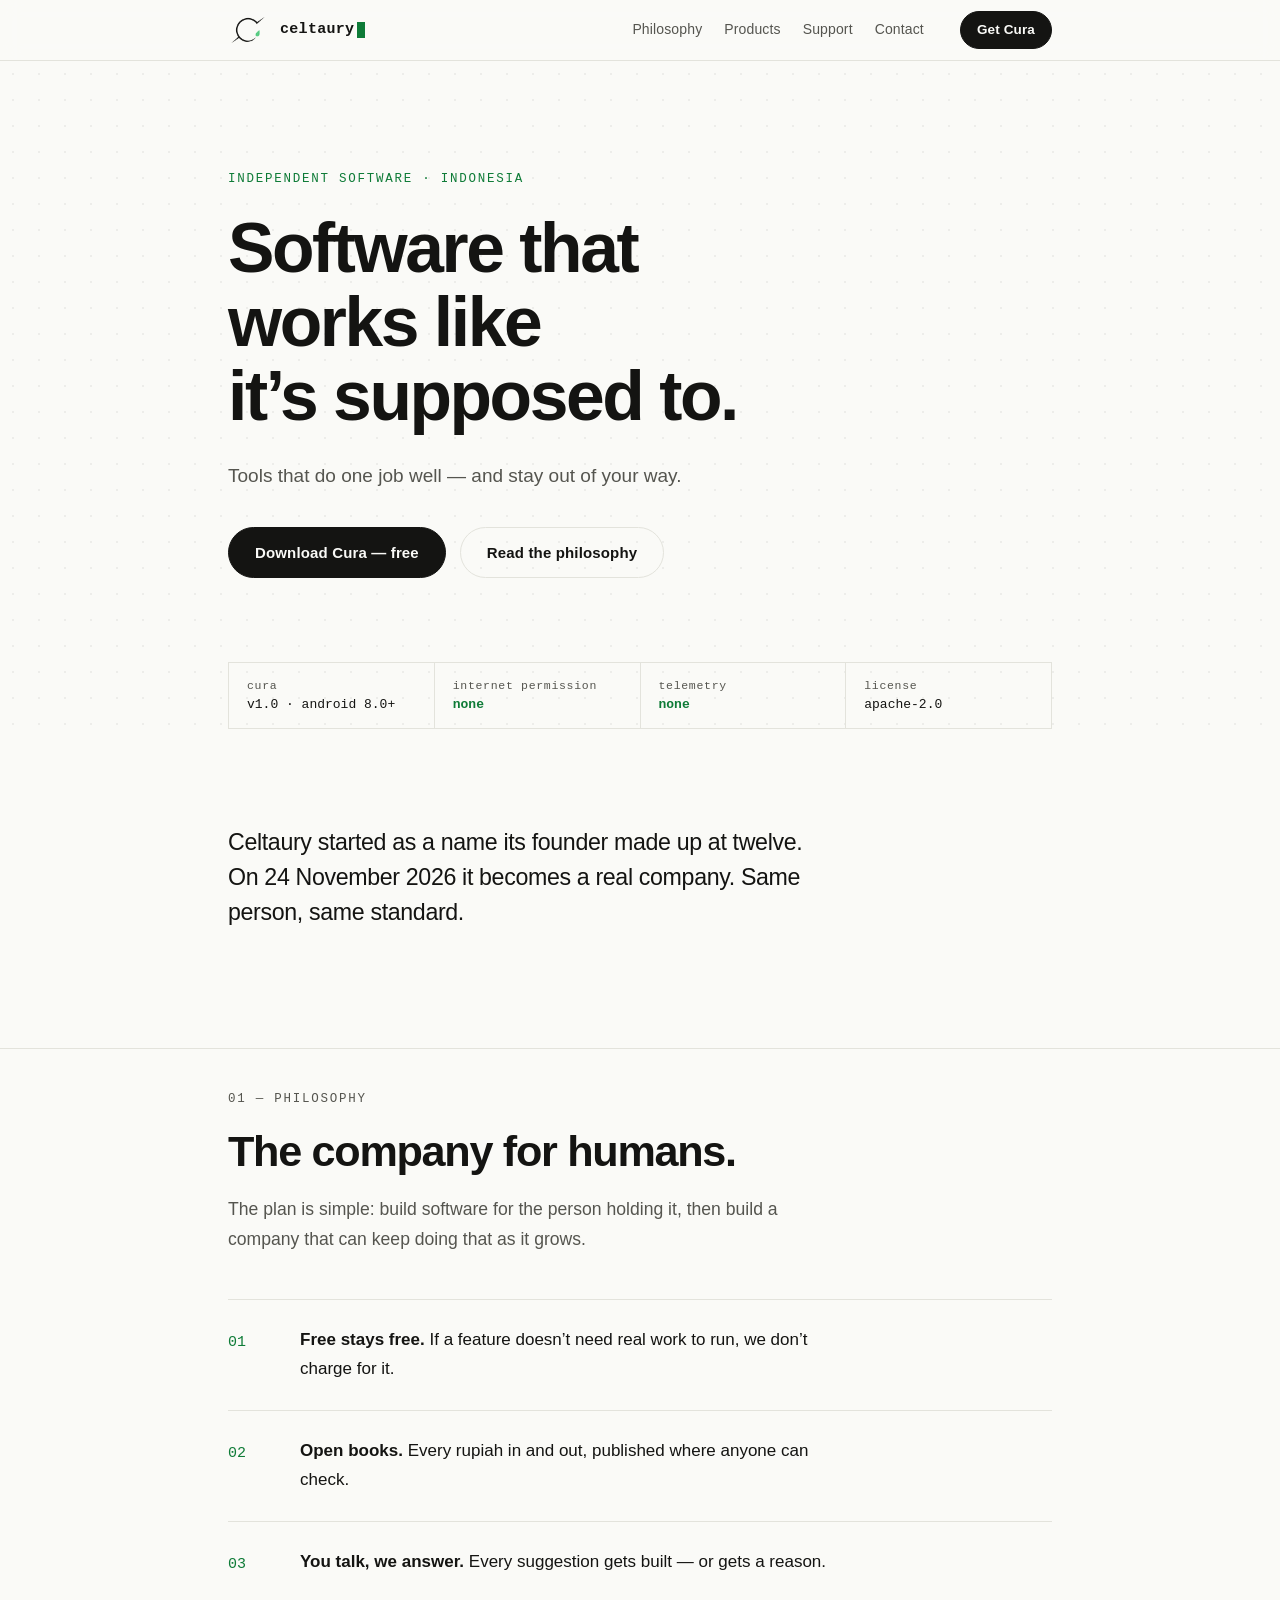
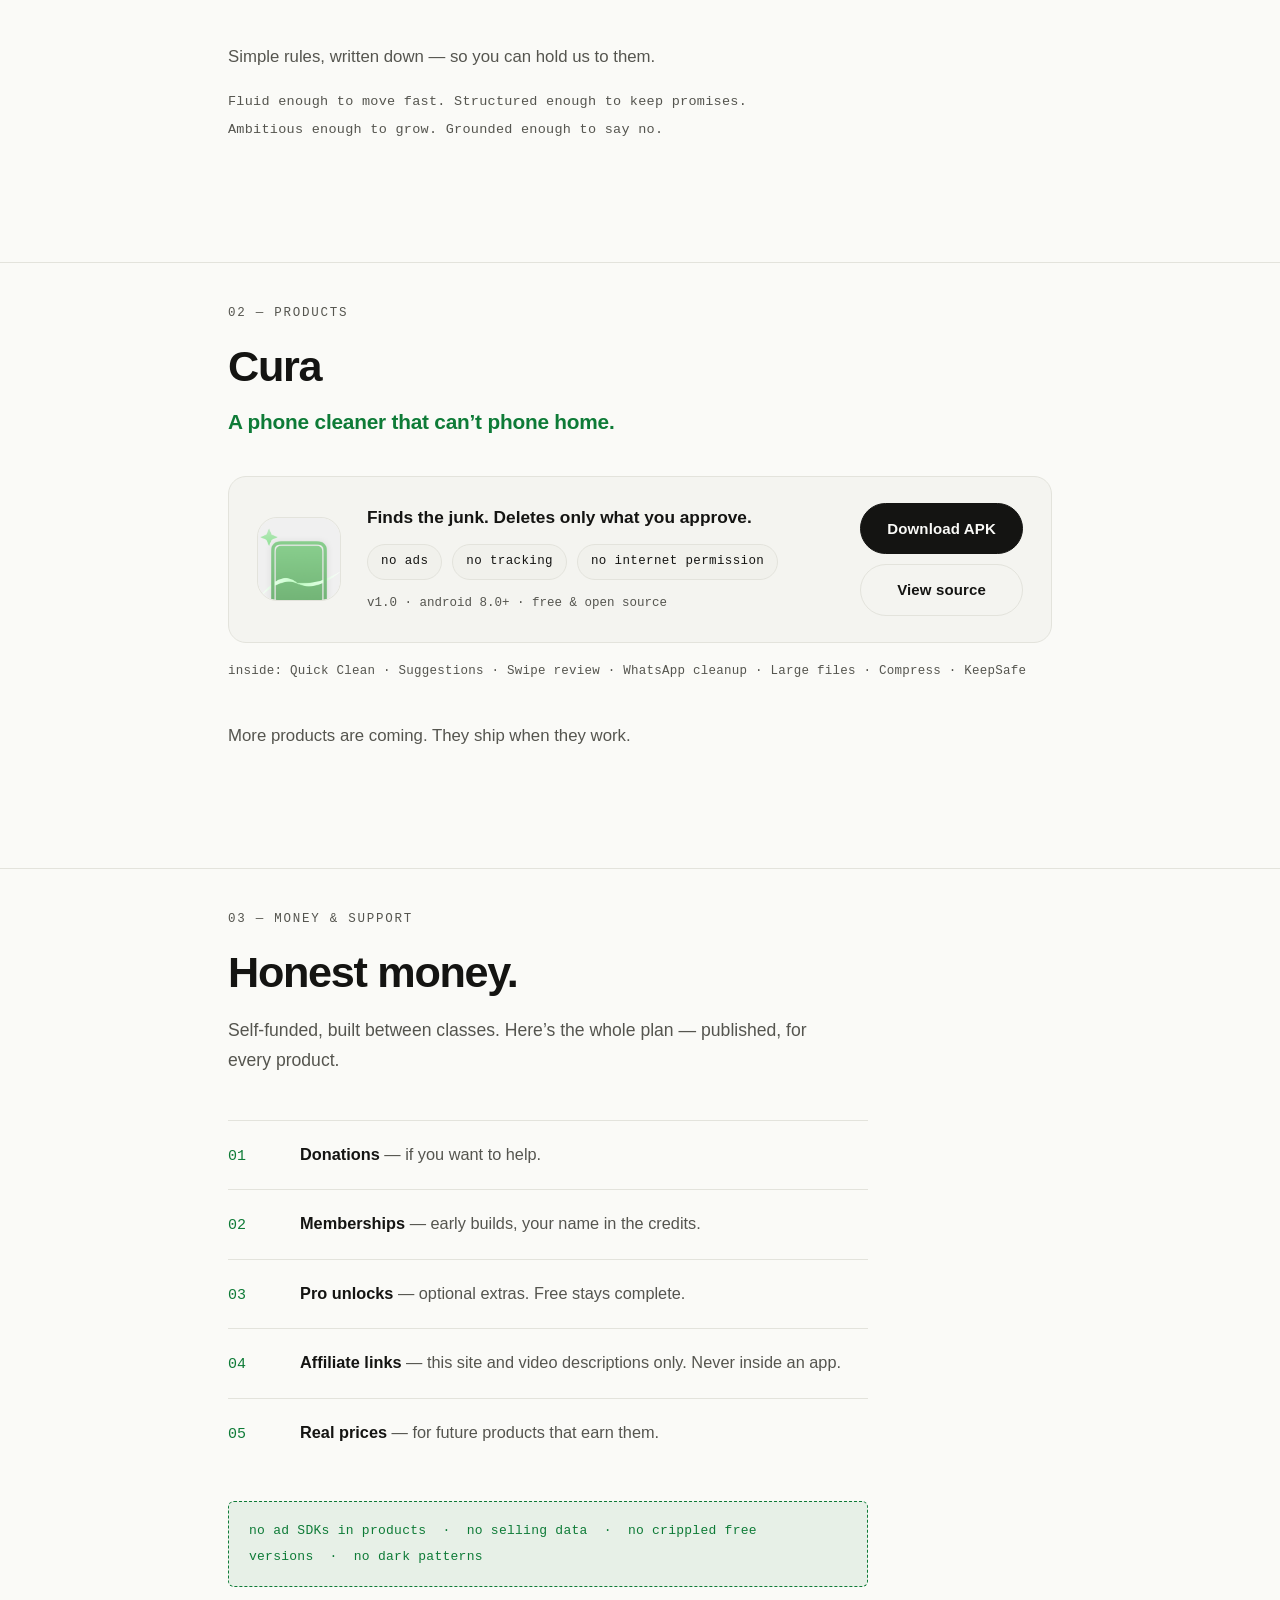
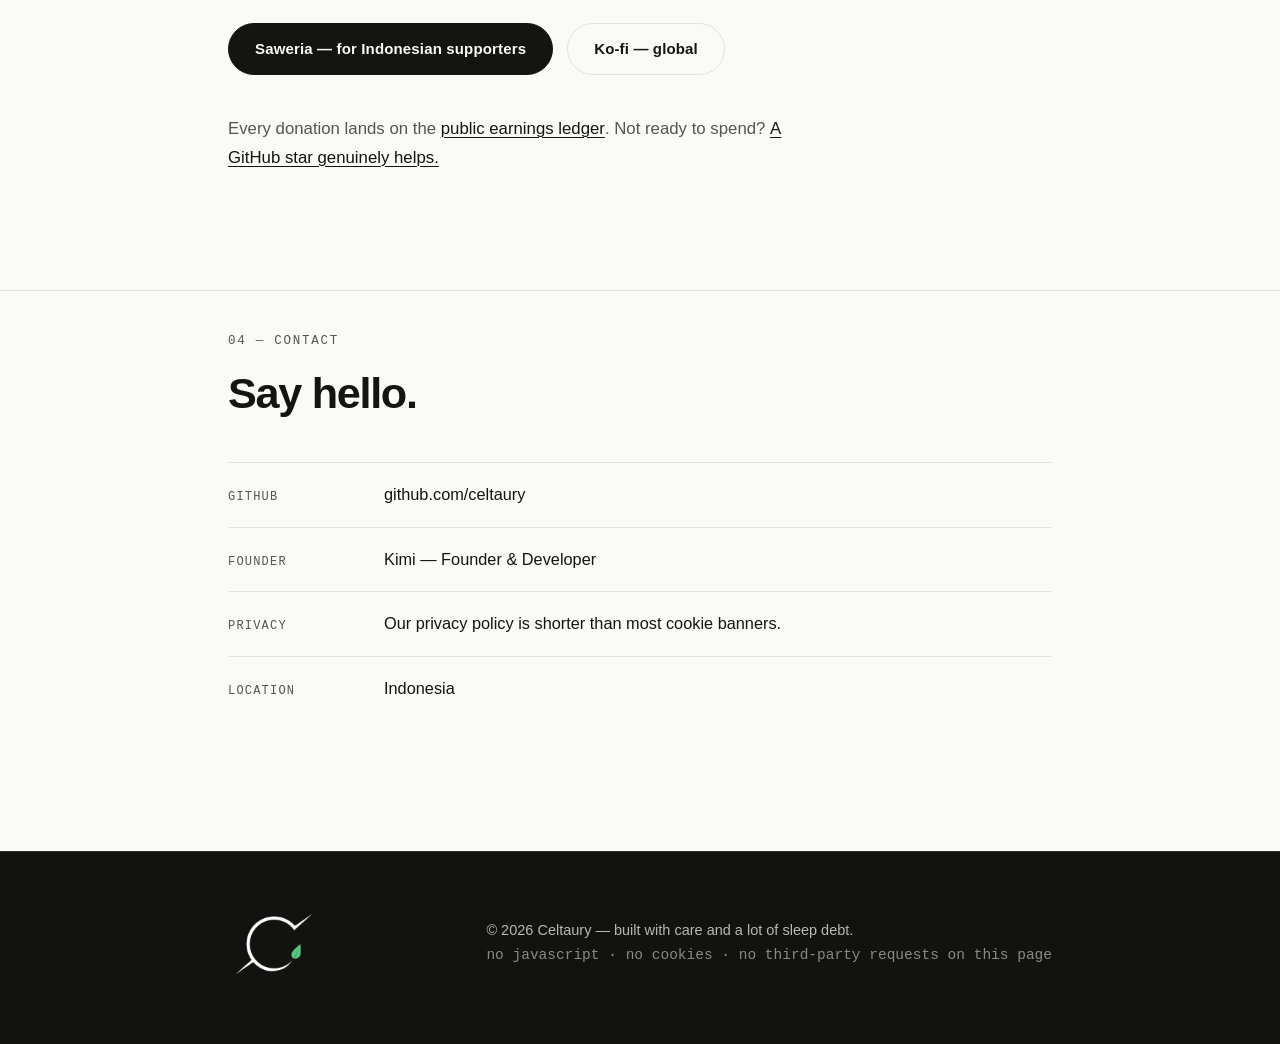
<file: index.html>
<!DOCTYPE html>
<html lang="en">
<head>
  <meta charset="UTF-8">
  <meta name="viewport" content="width=device-width, initial-scale=1.0">
  <title>Celtaury — Software that works like it's supposed to</title>
  <meta name="description" content="Celtaury builds honest software. Cura: the Android phone cleaner with no INTERNET permission. No ads, no tracking, open source, self-funded from Indonesia.">
  <meta name="theme-color" content="#FAFAF7">
  <meta name="theme-color" media="(prefers-color-scheme: dark)" content="#101010">

  <!-- Open Graph: link previews on WhatsApp, Discord, X -->
  <meta property="og:type" content="website">
  <meta property="og:url" content="https://celtaury.github.io/">
  <meta property="og:title" content="Celtaury — Software that works like it's supposed to">
  <meta property="og:description" content="Home of Cura, the Android phone cleaner that can't phone home. No ads. No tracking. No INTERNET permission.">
  <meta property="og:image" content="https://celtaury.github.io/assets/og-cover.png">
  <meta name="twitter:card" content="summary_large_image">

  <link rel="icon" type="image/png" sizes="64x64" href="assets/favicon.png">
  <link rel="apple-touch-icon" href="assets/apple-touch-icon.png">
  <link rel="icon" type="image/svg+xml" href="assets/favicon.svg">
  <link rel="stylesheet" href="style.css">
</head>
<body>

  <header class="site-header">
    <div class="wrap header-inner">
      <a class="wordmark" href="#top"><img class="brand-mark brand-mark--dark" src="assets/logo-dark.png" alt="" width="40" height="40"><img class="brand-mark brand-mark--light" src="assets/logo-white.png" alt="" width="40" height="40">celtaury<span class="cursor" aria-hidden="true"></span></a>
      <nav class="nav" aria-label="Main">
        <a href="#philosophy">Philosophy</a>
        <a href="#products">Products</a>
        <a href="#support">Support</a>
        <a href="#contact">Contact</a>
      </nav>
      <a class="btn btn-small" href="https://github.com/celtaury/cura/releases/latest">Get Cura</a>
    </div>
  </header>

  <main id="top">

    <!-- ============ HERO ============ -->
    <section class="hero">
      <div class="wrap">
        <p class="kicker">Independent software · Indonesia</p>
        <h1>Software that works like it&rsquo;s&nbsp;supposed&nbsp;to.</h1>
        <p class="lede">
          Tools that do one job well &mdash; and stay out of your way.
        </p>
        <div class="cta-row">
          <a class="btn" href="https://github.com/celtaury/cura/releases/latest">Download Cura &mdash; free</a>
          <a class="btn btn-ghost" href="#philosophy">Read the philosophy</a>
        </div>
      </div>
      <div class="wrap">
        <dl class="spec-strip" aria-label="Cura at a glance">
          <div><dt>cura</dt><dd>v1.0 · android 8.0+</dd></div>
          <div><dt>internet permission</dt><dd class="ok">none</dd></div>
          <div><dt>telemetry</dt><dd class="ok">none</dd></div>
          <div><dt>license</dt><dd>apache-2.0</dd></div>
        </dl>
      </div>
    </section>

    <!-- ============ FOUNDING ============ -->
    <section class="founding">
      <div class="wrap">
        <p>
          Celtaury started as a name its founder made up at twelve.
          On 24 November 2026 it becomes a real company.
          Same person, same standard.
        </p>
      </div>
    </section>

    <!-- ============ 01 PHILOSOPHY ============ -->
    <section class="section" id="philosophy">
      <div class="wrap">
        <p class="section-index">01 &mdash; Philosophy</p>
        <h2>The company for humans.</h2>
        <p class="section-intro">
          The plan is simple: build software for the person holding it,
          then build a company that can keep doing that as it grows.
        </p>
        <ol class="points">
          <li>
            <p><strong>Free stays free.</strong>
            If a feature doesn&rsquo;t need real work to run, we don&rsquo;t charge for it.</p>
          </li>
          <li>
            <p><strong>Open books.</strong>
            Every rupiah in and out, published where anyone can check.</p>
          </li>
          <li>
            <p><strong>You talk, we answer.</strong>
            Every suggestion gets built &mdash; or gets a reason.</p>
          </li>
        </ol>
        <p class="section-close">
          Simple rules, written down &mdash; so you can hold us to them.
        </p>
        <p class="balance">
          Fluid enough to move fast. Structured enough to keep promises.<br>
          Ambitious enough to grow. Grounded enough to say no.
        </p>
      </div>
    </section>

    <!-- ============ 02 PRODUCTS ============ -->
    <section class="section" id="products">
      <div class="wrap">
        <p class="section-index">02 &mdash; Products</p>
        <h2>Cura</h2>
        <p class="product-lede">A phone cleaner that can&rsquo;t phone home.</p>

        <div class="product-card">
          <img class="p-logo" src="assets/cura-icon.png" alt="Cura app icon" width="84" height="84">
          <div class="p-info">
            <p class="p-desc">Finds the junk. Deletes only what you approve.</p>
            <ul class="chips" aria-label="Cura guarantees">
              <li>no ads</li>
              <li>no tracking</li>
              <li>no internet permission</li>
            </ul>
            <p class="mono-note">v1.0 · android 8.0+ · free &amp; open source</p>
          </div>
          <div class="p-actions">
            <a class="btn" href="https://github.com/celtaury/cura/releases/latest">Download APK</a>
            <a class="btn btn-ghost" href="https://github.com/celtaury/cura">View source</a>
          </div>
        </div>

        <p class="p-inside">
          inside: Quick Clean · Suggestions · Swipe review · WhatsApp cleanup · Large files · Compress · KeepSafe
        </p>

        <p class="section-close">
          More products are coming. They ship when they work.
        </p>
      </div>
    </section>

    <!-- ============ 03 HONEST MONEY ============ -->
    <section class="section" id="support">
      <div class="wrap">
        <p class="section-index">03 &mdash; Money &amp; support</p>
        <h2>Honest money.</h2>
        <p class="section-intro">
          Self-funded, built between classes.
          Here&rsquo;s the whole plan &mdash; published, for every product.
        </p>

        <ol class="ladder">
          <li><p><span>Donations</span> &mdash; if you want to help.</p></li>
          <li><p><span>Memberships</span> &mdash; early builds, your name in the credits.</p></li>
          <li><p><span>Pro unlocks</span> &mdash; optional extras. Free stays complete.</p></li>
          <li><p><span>Affiliate links</span> &mdash; this site and video descriptions only. Never inside an app.</p></li>
          <li><p><span>Real prices</span> &mdash; for future products that earn them.</p></li>
        </ol>

        <p class="redlines" aria-label="Celtaury red lines">
          no ad SDKs in products&nbsp;&nbsp;·&nbsp;&nbsp;no selling data&nbsp;&nbsp;·&nbsp;&nbsp;no crippled free versions&nbsp;&nbsp;·&nbsp;&nbsp;no dark patterns
        </p>

        <div class="cta-row">
          <a class="btn" href="https://saweria.co/Kymigaming">Saweria &mdash; for Indonesian supporters</a>
          <!-- TODO: paste your Ko-fi URL into the href below -->
          <a class="btn btn-ghost" href="#">Ko-fi &mdash; global</a>
        </div>
        <p class="section-close">
          Every donation lands on the <a href="earning-o-meter.html">public earnings ledger</a>.
          Not ready to spend? <a href="https://github.com/celtaury">A GitHub star genuinely helps.</a>
        </p>
      </div>
    </section>

    <!-- ============ 04 CONTACT ============ -->
    <section class="section" id="contact">
      <div class="wrap">
        <p class="section-index">04 &mdash; Contact</p>
        <h2>Say hello.</h2>
        <ul class="contact-list">
          <li><span class="contact-label">GitHub</span><a href="https://github.com/celtaury">github.com/celtaury</a></li>
          <li><span class="contact-label">Founder</span><a href="https://github.com/Kimiberlianoputra">Kimi &mdash; Founder &amp; Developer</a></li>
          <li><span class="contact-label">Privacy</span><a href="privacy.html">Our privacy policy is shorter than most cookie banners.</a></li>
          <li><span class="contact-label">Location</span><span>Indonesia</span></li>
        </ul>
      </div>
    </section>

  </main>

  <footer class="site-footer">
    <div class="wrap footer-inner">
      <img class="footer-mark" src="assets/logo-white.png" alt="Celtaury logo" width="92" height="92">
      <div class="footer-text">
        <p>&copy; 2026 Celtaury &mdash; built with care and a lot of sleep debt.</p>
        <p class="mono-note">no javascript · no cookies · no third-party requests on this page</p>
      </div>
    </div>
  </footer>

</body>
</html>
</file>
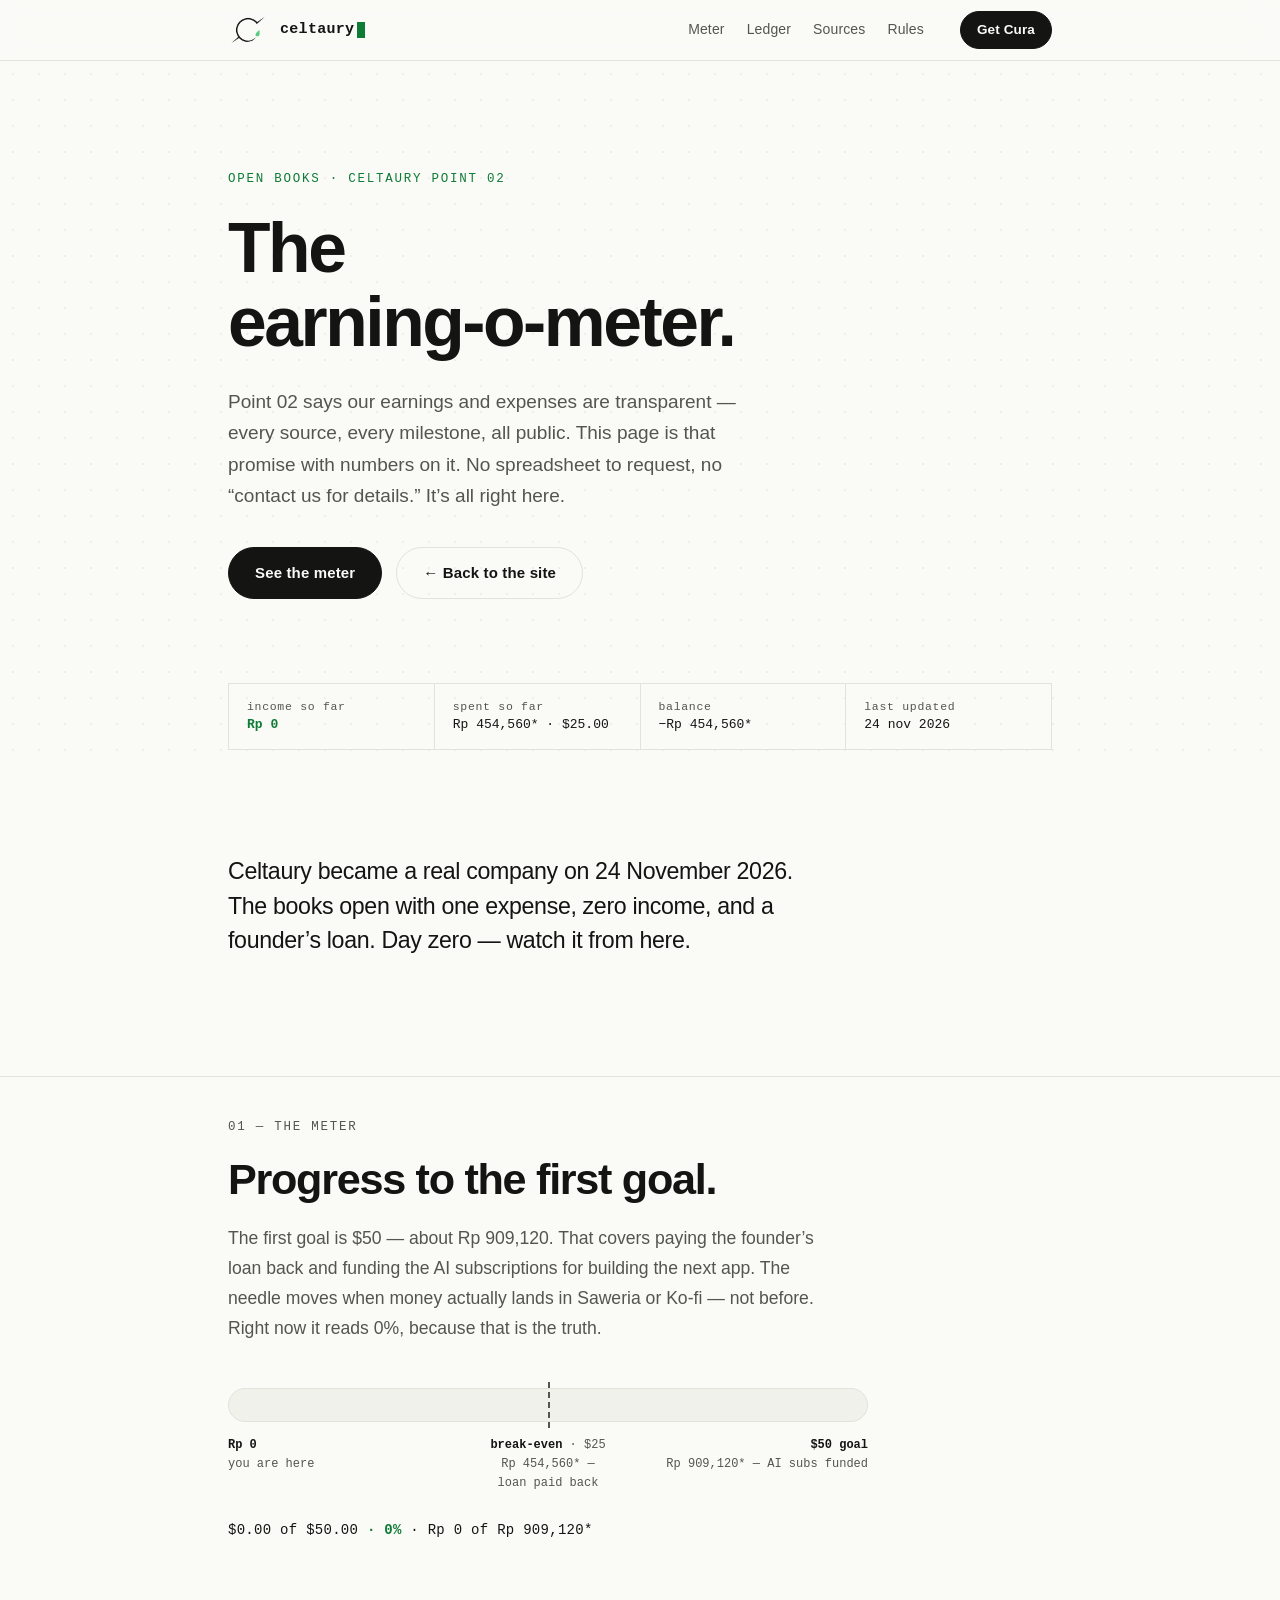
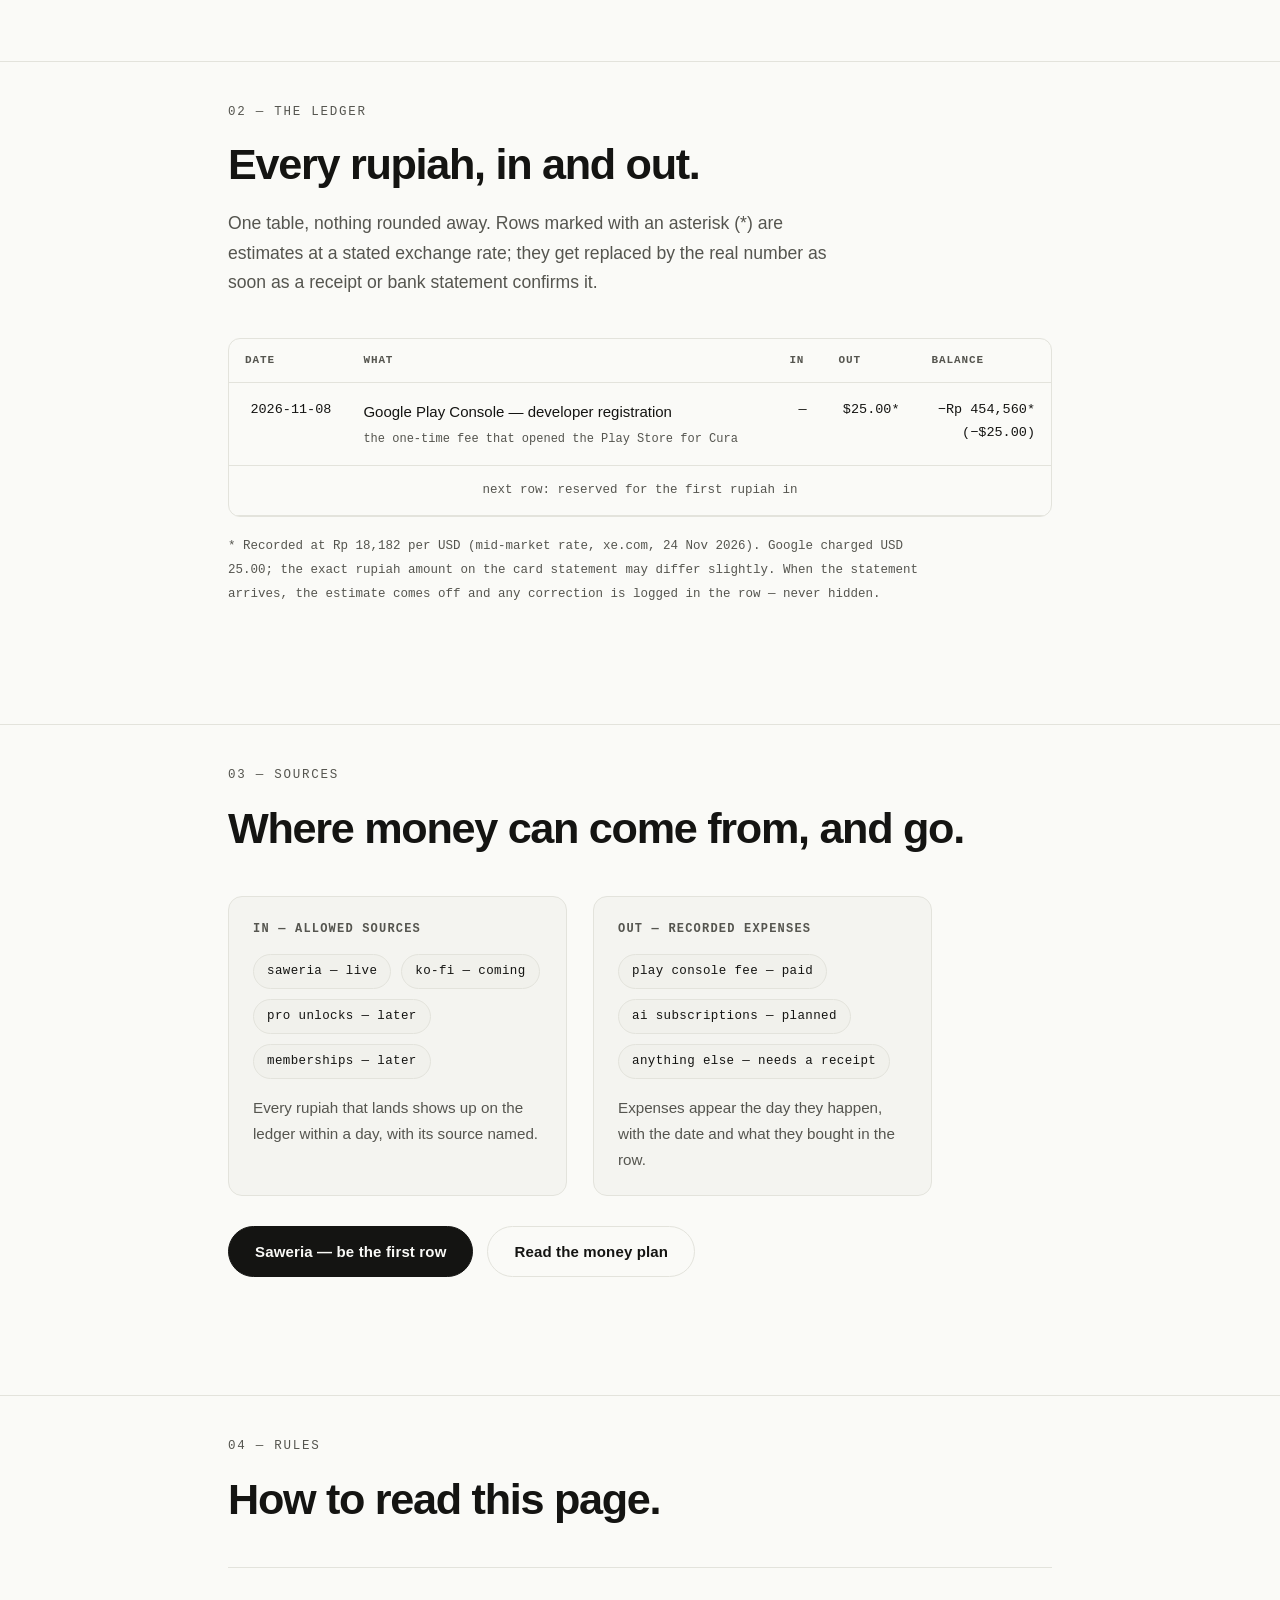
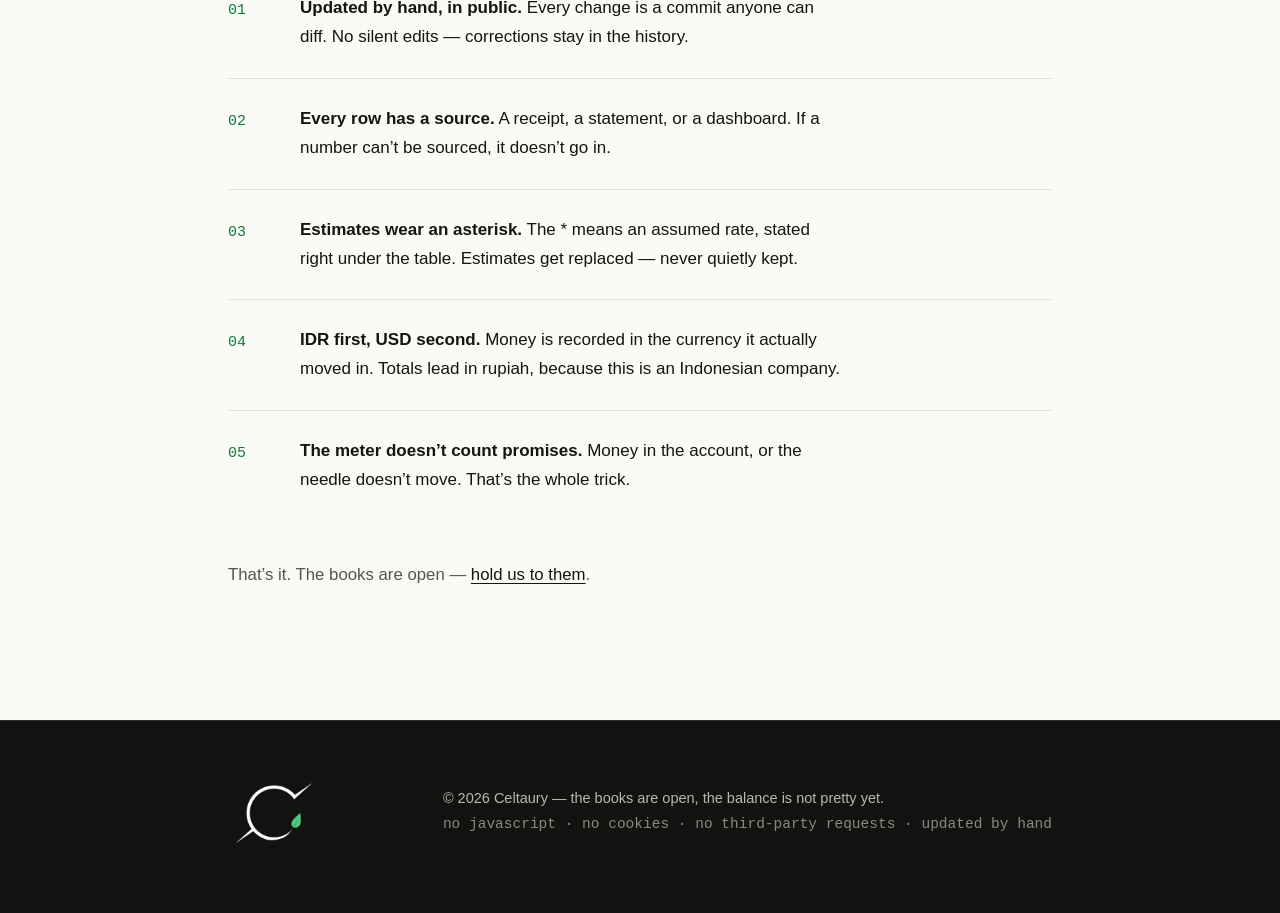
<file: earning-o-meter.html>
<!DOCTYPE html>
<html lang="en">
<head>
  <meta charset="UTF-8">
  <meta name="viewport" content="width=device-width, initial-scale=1.0">
  <title>The Earning-O-Meter — Celtaury's open books</title>
  <meta name="description" content="Every rupiah Celtaury earns and spends, published in public. Currently: one founder's loan, zero income, 0% to the first $50 goal. No JavaScript, no tracking — just an honest table.">
  <meta name="theme-color" content="#FAFAF7">
  <meta name="theme-color" media="(prefers-color-scheme: dark)" content="#101010">

  <!-- Open Graph: link previews on WhatsApp, Discord, X -->
  <meta property="og:type" content="website">
  <meta property="og:url" content="https://celtaury.github.io/earning-o-meter.html">
  <meta property="og:title" content="The Earning-O-Meter — Celtaury's open books">
  <meta property="og:description" content="Every rupiah in and out, published where anyone can check. Day zero: one founder's loan, zero income. Watch it from here.">
  <meta property="og:image" content="https://celtaury.github.io/assets/og-cover.png">
  <meta name="twitter:card" content="summary_large_image">

  <link rel="icon" type="image/png" sizes="64x64" href="assets/favicon.png">
  <link rel="apple-touch-icon" href="assets/apple-touch-icon.png">
  <link rel="icon" type="image/svg+xml" href="assets/favicon.svg">
  <link rel="stylesheet" href="style.css">

  <style>
    /* ---------- earning-o-meter page additions (no JS, no third-party) ---------- */

    /* the meter */
    .meter-shell { margin-top: 44px; max-width: 40rem; }

    .meter-track {
      position: relative;
      height: 34px;
      border: 1px solid var(--hairline);
      border-radius: 999px;
      background: var(--chip-bg);
    }

    .meter-fill {
      position: absolute;
      top: 0; bottom: 0; left: 0;
      width: 0%; /* honest zero: no money has landed yet */
      background: var(--accent);
      border-radius: 999px;
    }

    .meter-tick {
      position: absolute;
      top: -7px; bottom: -7px;
      left: 50%;
      border-left: 2px dashed var(--ink-soft);
    }

    .meter-labels {
      margin-top: 14px;
      display: grid;
      grid-template-columns: 1fr auto 1fr;
      gap: 12px;
      font-family: var(--mono);
      font-size: 12px;
      line-height: 1.6;
      color: var(--ink-soft);
    }
    .meter-labels .l-start { text-align: left; }
    .meter-labels .l-mid   { text-align: center; max-width: 17ch; }
    .meter-labels .l-end   { text-align: right; }
    .meter-labels strong { color: var(--ink); font-weight: 600; }

    .meter-readout {
      margin-top: 26px;
      font-family: var(--mono);
      font-size: 14px;
      letter-spacing: 0.02em;
      color: var(--ink);
    }
    .meter-readout .ok { color: var(--accent); font-weight: 700; }

    /* the ledger table */
    .table-scroll {
      margin-top: 40px;
      overflow-x: auto;
      -webkit-overflow-scrolling: touch;
      border: 1px solid var(--hairline);
      border-radius: 12px;
    }

    .ledger {
      width: 100%;
      min-width: 560px;
      border-collapse: collapse;
      font-size: 15px;
    }

    .ledger th {
      font-family: var(--mono);
      font-size: 11px;
      font-weight: 600;
      letter-spacing: 0.08em;
      text-transform: uppercase;
      text-align: left;
      color: var(--ink-soft);
      padding: 12px 16px;
      border-bottom: 1px solid var(--hairline);
      white-space: nowrap;
    }

    .ledger td {
      padding: 16px;
      border-bottom: 1px solid var(--hairline);
      vertical-align: top;
    }

    .ledger td.num {
      font-family: var(--mono);
      font-size: 13.5px;
      text-align: right;
      white-space: nowrap;
    }

    .ledger .in  { color: var(--accent); font-weight: 700; }
    .ledger .sub {
      display: block;
      margin-top: 4px;
      font-family: var(--mono);
      font-size: 12px;
      color: var(--ink-soft);
    }

    .ledger td.empty-row {
      font-family: var(--mono);
      font-size: 12.5px;
      color: var(--ink-soft);
      text-align: center;
      padding: 14px 16px;
    }

    .foot-note {
      margin-top: 18px;
      font-family: var(--mono);
      font-size: 12.5px;
      line-height: 1.9;
      color: var(--ink-soft);
      max-width: 44rem;
    }

    /* sources */
    .source-grid {
      margin-top: 44px;
      display: grid;
      grid-template-columns: 1fr 1fr;
      gap: 26px;
      max-width: 44rem;
    }

    .source-card {
      border: 1px solid var(--hairline);
      border-radius: 14px;
      padding: 22px 24px;
      background: color-mix(in srgb, var(--chip-bg) 55%, transparent);
    }

    .source-card h3 {
      font-family: var(--mono);
      font-size: 12px;
      font-weight: 600;
      letter-spacing: 0.1em;
      text-transform: uppercase;
      color: var(--ink-soft);
      margin-bottom: 14px;
    }

    .source-card .chips { margin-top: 0; }

    .source-card p {
      margin-top: 16px;
      font-size: 0.95rem;
      color: var(--ink-soft);
    }

    #sources .cta-row { margin-top: 30px; }

    /* hero tweak for a subpage */
    .hero { padding-bottom: 8px; }

    @media (max-width: 760px) {
      .meter-labels { grid-template-columns: 1fr; gap: 6px; }
      .meter-labels .l-start, .meter-labels .l-mid, .meter-labels .l-end { text-align: left; max-width: none; }
      .meter-labels .l-mid { order: 3; }
      .source-grid { grid-template-columns: 1fr; }
    }
  </style>
</head>
<body>

  <header class="site-header">
    <div class="wrap header-inner">
      <a class="wordmark" href="index.html"><img class="brand-mark brand-mark--dark" src="assets/logo-dark.png" alt="" width="40" height="40"><img class="brand-mark brand-mark--light" src="assets/logo-white.png" alt="" width="40" height="40">celtaury<span class="cursor" aria-hidden="true"></span></a>
      <nav class="nav" aria-label="Page">
        <a href="#meter">Meter</a>
        <a href="#ledger">Ledger</a>
        <a href="#sources">Sources</a>
        <a href="#rules">Rules</a>
      </nav>
      <a class="btn btn-small" href="https://github.com/celtaury/cura/releases/latest">Get Cura</a>
    </div>
  </header>

  <main id="top">

    <!-- ============ HERO ============ -->
    <section class="hero">
      <div class="wrap">
        <p class="kicker">Open books &middot; Celtaury point 02</p>
        <h1>The earning&#8209;o&#8209;meter.</h1>
        <p class="lede">
          Point 02 says our earnings and expenses are transparent &mdash; every source,
          every milestone, all public. This page is that promise with numbers on it.
          No spreadsheet to request, no &ldquo;contact us for details.&rdquo; It&rsquo;s all right here.
        </p>
        <div class="cta-row">
          <a class="btn" href="#meter">See the meter</a>
          <a class="btn btn-ghost" href="index.html">&larr; Back to the site</a>
        </div>
      </div>
      <div class="wrap">
        <dl class="spec-strip" aria-label="Books at a glance">
          <div><dt>income so far</dt><dd class="ok">Rp 0</dd></div>
          <div><dt>spent so far</dt><dd>Rp 454,560* &middot; $25.00</dd></div>
          <div><dt>balance</dt><dd>&minus;Rp 454,560*</dd></div>
          <div><dt>last updated</dt><dd>24 nov 2026</dd></div>
        </dl>
      </div>
    </section>

    <!-- ============ FOUNDING ============ -->
    <section class="founding">
      <div class="wrap">
        <p>
          Celtaury became a real company on 24 November 2026.
          The books open with one expense, zero income, and a founder&rsquo;s loan.
          Day zero &mdash; watch it from here.
        </p>
      </div>
    </section>

    <!-- ============ 01 METER ============ -->
    <section class="section" id="meter">
      <div class="wrap">
        <p class="section-index">01 &mdash; The meter</p>
        <h2>Progress to the first goal.</h2>
        <p class="section-intro">
          The first goal is $50 &mdash; about Rp 909,120. That covers paying the founder&rsquo;s
          loan back and funding the AI subscriptions for building the next app.
          The needle moves when money actually lands in Saweria or Ko-fi &mdash; not before.
          Right now it reads 0%, because that is the truth.
        </p>

        <div class="meter-shell" role="img" aria-label="Earnings meter: 0 of 50 dollars reached, break-even marker at the halfway point">
          <div class="meter-track">
            <div class="meter-fill"></div>
            <div class="meter-tick"></div>
          </div>
          <div class="meter-labels">
            <span class="l-start"><strong>Rp 0</strong><br>you are here</span>
            <span class="l-mid"><strong>break-even</strong> &middot; $25<br>Rp 454,560* &mdash; loan paid back</span>
            <span class="l-end"><strong>$50 goal</strong><br>Rp 909,120* &mdash; AI subs funded</span>
          </div>
        </div>

        <p class="meter-readout">$0.00 of $50.00 <span class="ok">&middot; 0%</span> &middot; Rp 0 of Rp 909,120*</p>
      </div>
    </section>

    <!-- ============ 02 LEDGER ============ -->
    <section class="section" id="ledger">
      <div class="wrap">
        <p class="section-index">02 &mdash; The ledger</p>
        <h2>Every rupiah, in and out.</h2>
        <p class="section-intro">
          One table, nothing rounded away. Rows marked with an asterisk (*) are estimates
          at a stated exchange rate; they get replaced by the real number as soon as a
          receipt or bank statement confirms it.
        </p>

        <div class="table-scroll">
          <table class="ledger">
            <thead>
              <tr>
                <th scope="col">Date</th>
                <th scope="col">What</th>
                <th scope="col">In</th>
                <th scope="col">Out</th>
                <th scope="col">Balance</th>
              </tr>
            </thead>
            <tbody>
              <tr>
                <td class="num">2026&#8209;11&#8209;08</td>
                <td>Google Play Console &mdash; developer registration
                  <span class="sub">the one-time fee that opened the Play Store for Cura</span>
                </td>
                <td class="num">&mdash;</td>
                <td class="num">$25.00*</td>
                <td class="num">&minus;Rp 454,560*<br>(&minus;$25.00)</td>
              </tr>
              <tr>
                <td class="empty-row" colspan="5">next row: reserved for the first rupiah in</td>
              </tr>
            </tbody>
          </table>
        </div>

        <p class="foot-note">
          * Recorded at Rp 18,182 per USD (mid-market rate, xe.com, 24 Nov 2026).
          Google charged USD 25.00; the exact rupiah amount on the card statement may differ
          slightly. When the statement arrives, the estimate comes off and any correction is
          logged in the row &mdash; never hidden.
        </p>
      </div>
    </section>

    <!-- ============ 03 SOURCES ============ -->
    <section class="section" id="sources">
      <div class="wrap">
        <p class="section-index">03 &mdash; Sources</p>
        <h2>Where money can come from, and go.</h2>

        <div class="source-grid">
          <div class="source-card">
            <h3>In &mdash; allowed sources</h3>
            <ul class="chips" aria-label="Income sources">
              <li>saweria &mdash; live</li>
              <li>ko-fi &mdash; coming</li>
              <li>pro unlocks &mdash; later</li>
              <li>memberships &mdash; later</li>
            </ul>
            <p>Every rupiah that lands shows up on the ledger within a day, with its source named.</p>
          </div>
          <div class="source-card">
            <h3>Out &mdash; recorded expenses</h3>
            <ul class="chips" aria-label="Expense types">
              <li>play console fee &mdash; paid</li>
              <li>ai subscriptions &mdash; planned</li>
              <li>anything else &mdash; needs a receipt</li>
            </ul>
            <p>Expenses appear the day they happen, with the date and what they bought in the row.</p>
          </div>
        </div>

        <div class="cta-row">
          <a class="btn" href="https://saweria.co/Kymigaming">Saweria &mdash; be the first row</a>
          <a class="btn btn-ghost" href="index.html#support">Read the money plan</a>
        </div>
      </div>
    </section>

    <!-- ============ 04 RULES ============ -->
    <section class="section" id="rules">
      <div class="wrap">
        <p class="section-index">04 &mdash; Rules</p>
        <h2>How to read this page.</h2>
        <ol class="points">
          <li>
            <p><strong>Updated by hand, in public.</strong>
            Every change is a commit anyone can diff. No silent edits &mdash; corrections stay in the history.</p>
          </li>
          <li>
            <p><strong>Every row has a source.</strong>
            A receipt, a statement, or a dashboard. If a number can&rsquo;t be sourced, it doesn&rsquo;t go in.</p>
          </li>
          <li>
            <p><strong>Estimates wear an asterisk.</strong>
            The * means an assumed rate, stated right under the table. Estimates get replaced &mdash; never quietly kept.</p>
          </li>
          <li>
            <p><strong>IDR first, USD second.</strong>
            Money is recorded in the currency it actually moved in. Totals lead in rupiah, because this is an Indonesian company.</p>
          </li>
          <li>
            <p><strong>The meter doesn&rsquo;t count promises.</strong>
            Money in the account, or the needle doesn&rsquo;t move. That&rsquo;s the whole trick.</p>
          </li>
        </ol>
        <p class="section-close">
          That&rsquo;s it. The books are open &mdash;
          <a href="index.html#philosophy">hold us to them</a>.
        </p>
      </div>
    </section>

  </main>

  <footer class="site-footer">
    <div class="wrap footer-inner">
      <img class="footer-mark" src="assets/logo-white.png" alt="Celtaury logo" width="92" height="92">
      <div class="footer-text">
        <p>&copy; 2026 Celtaury &mdash; the books are open, the balance is not pretty yet.</p>
        <p class="mono-note">no javascript &middot; no cookies &middot; no third-party requests &middot; updated by hand</p>
      </div>
    </div>
  </footer>

</body>
</html>
</file>
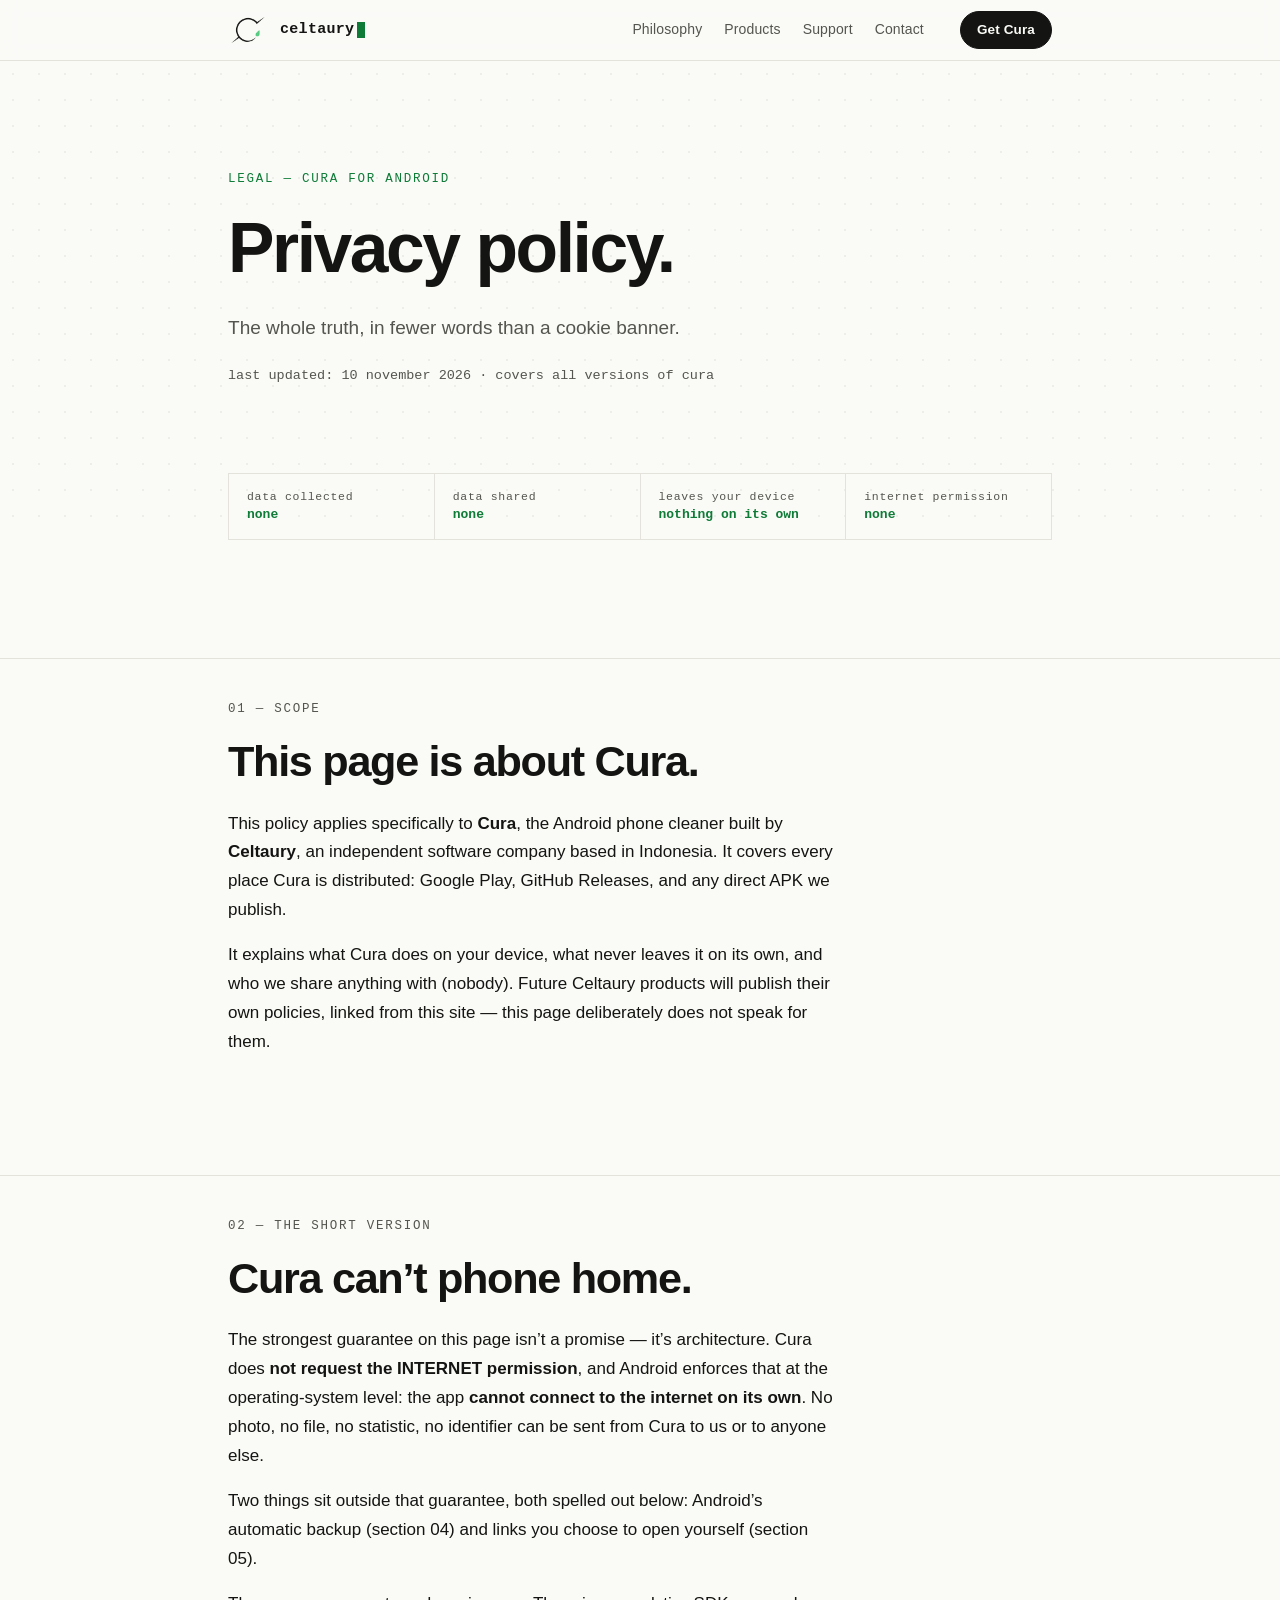
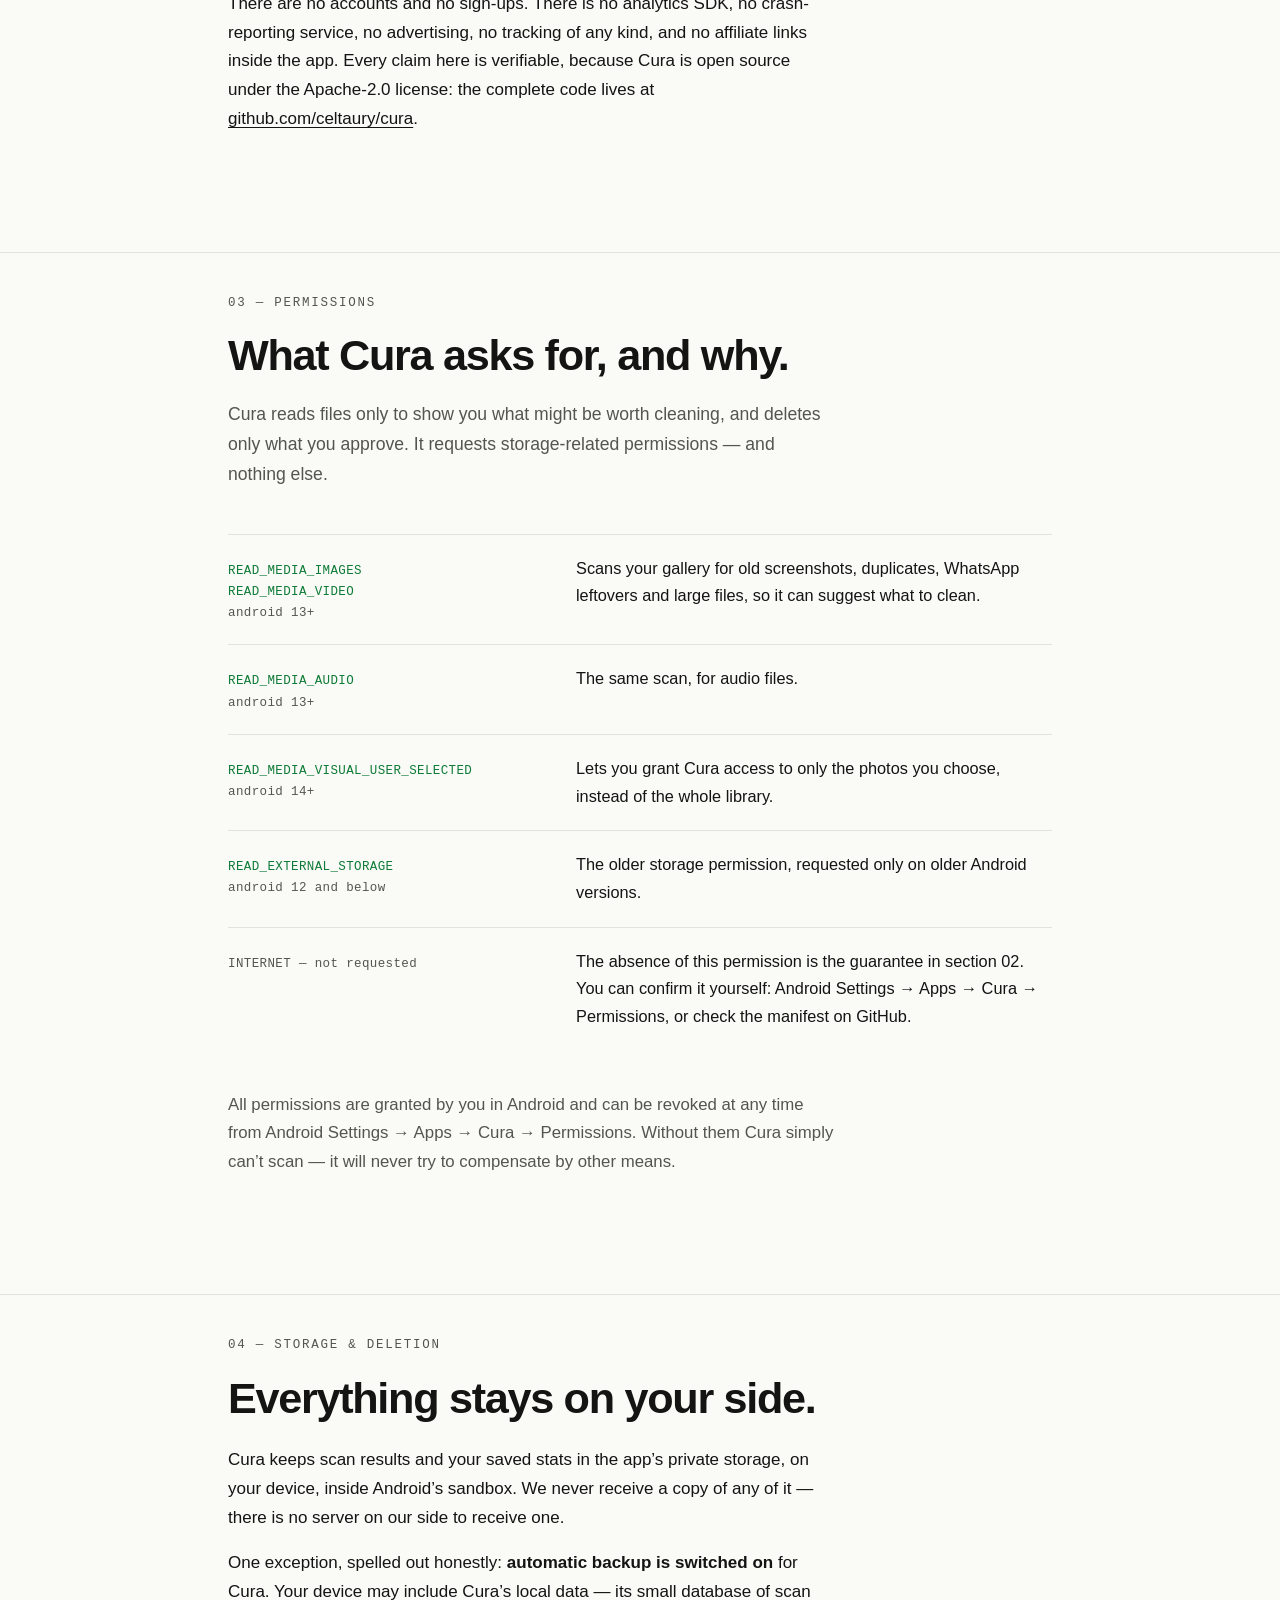
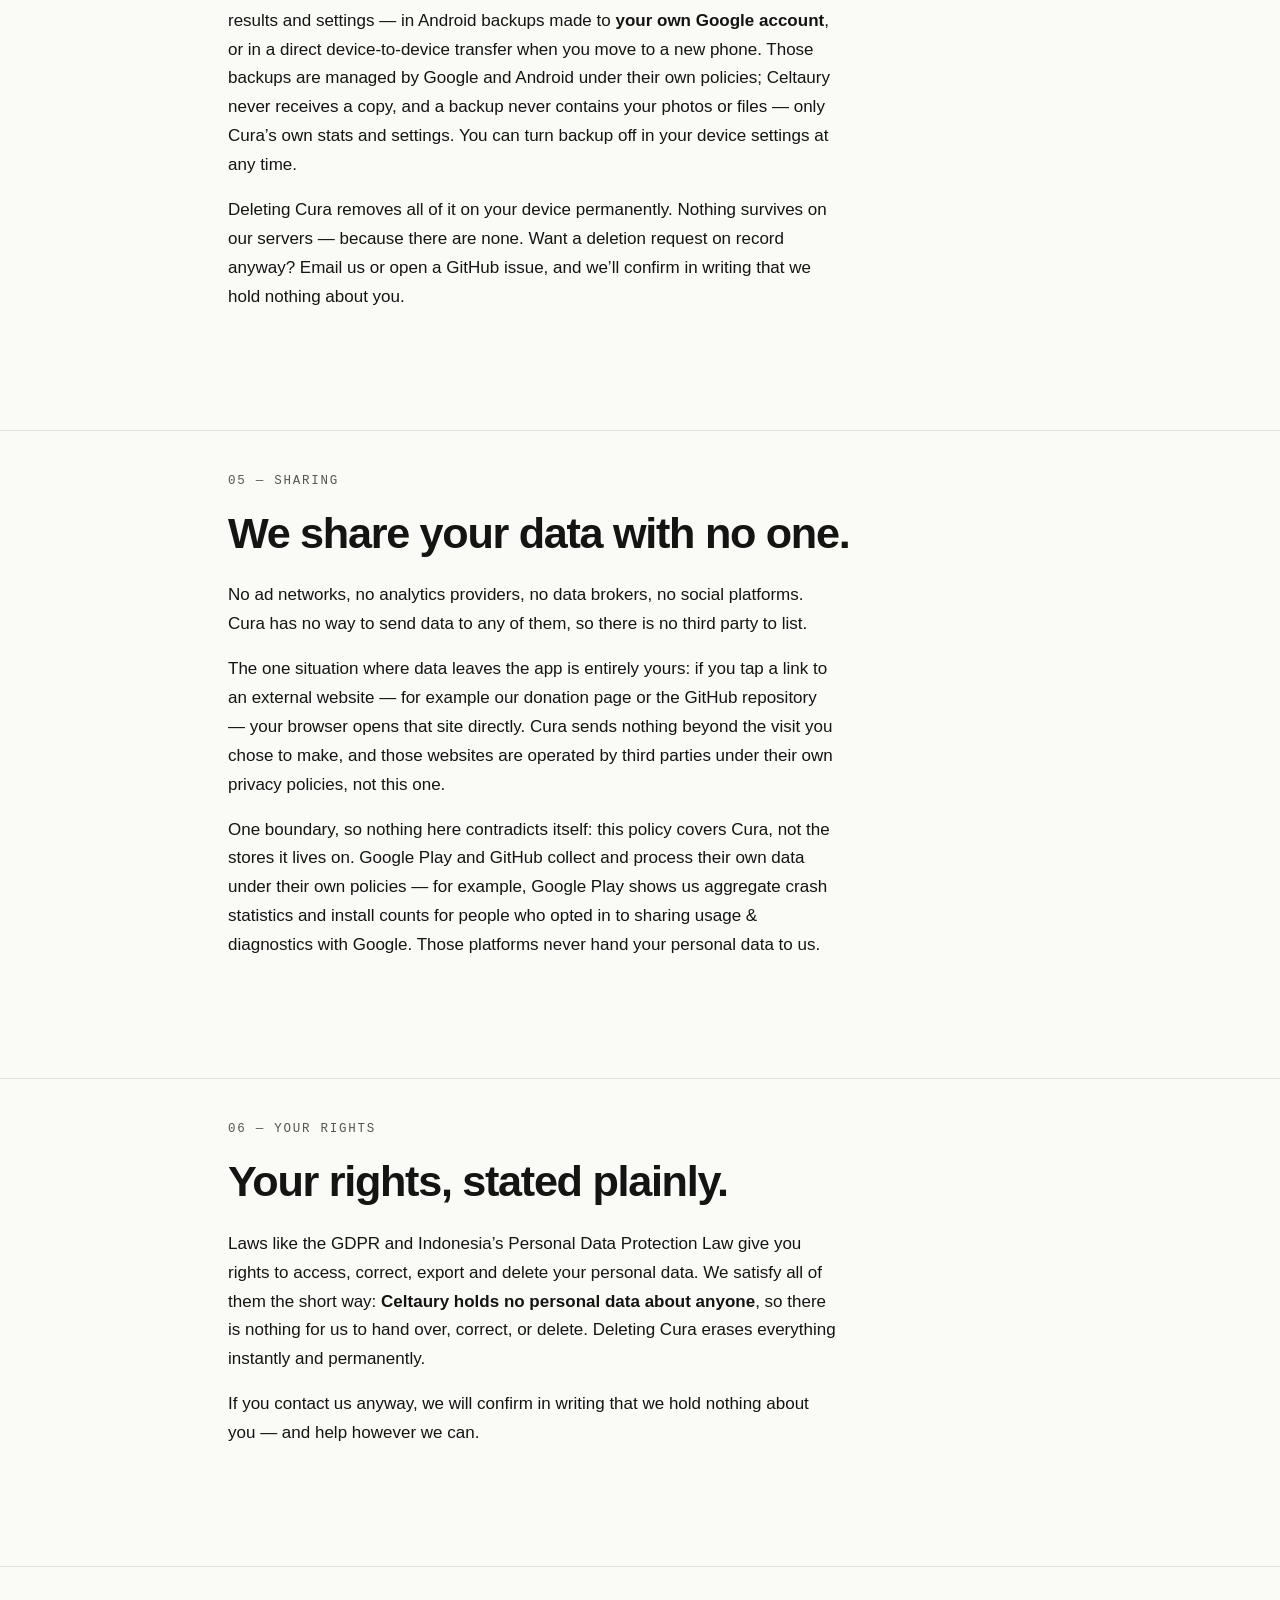
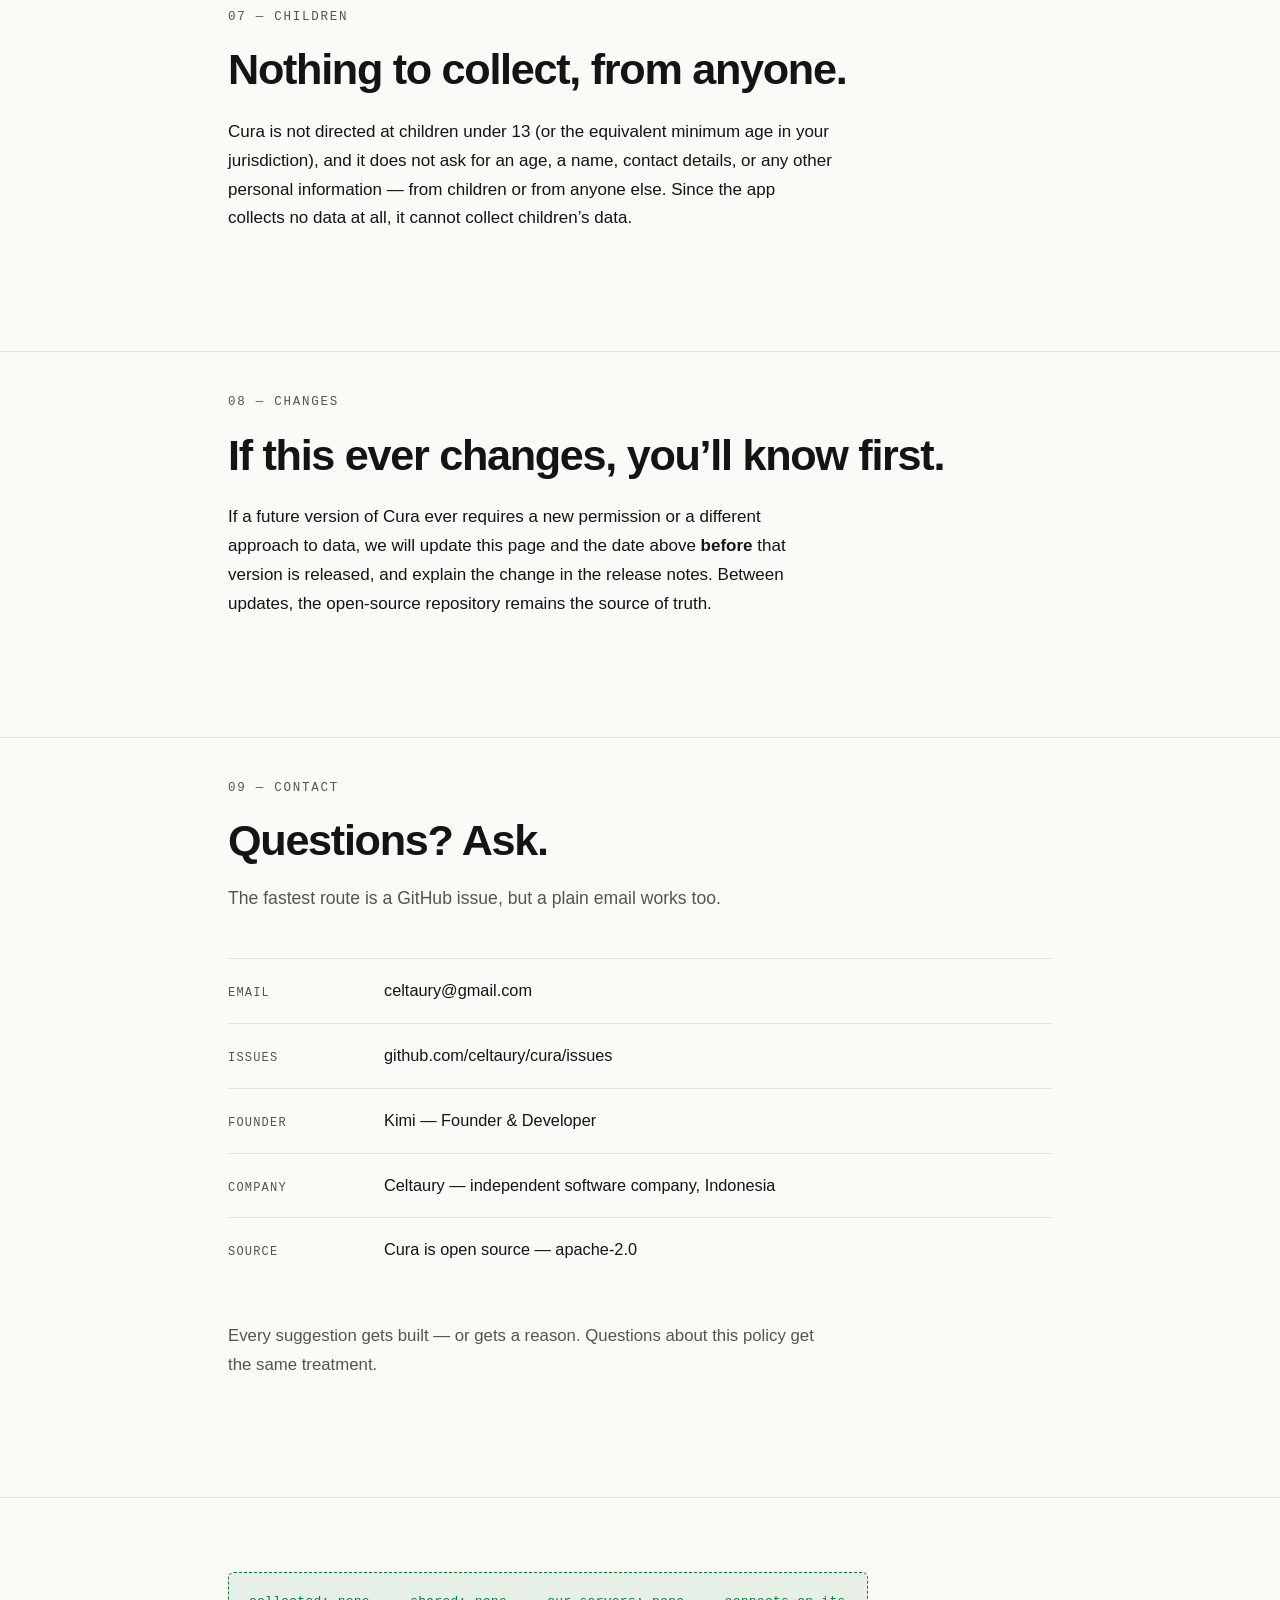
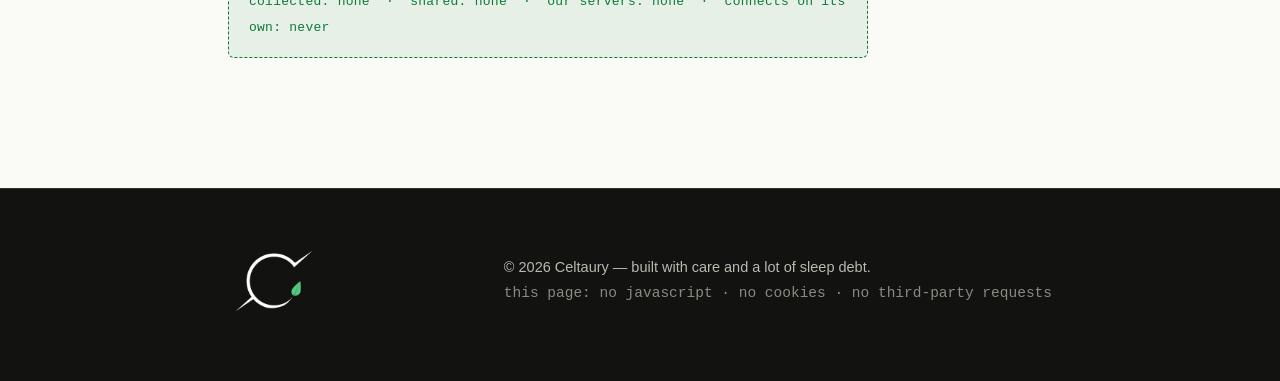
<file: privacy.html>
<!DOCTYPE html>
<html lang="en">
<head>
  <meta charset="UTF-8">
  <meta name="viewport" content="width=device-width, initial-scale=1.0">
  <title>Cura Privacy Policy — Celtaury</title>
  <meta name="description" content="Privacy policy for Cura, the Android phone cleaner that cannot connect to the internet on its own. No data collected, no data shared, no ads, no trackers.">
  <meta name="theme-color" content="#FAFAF7">
  <meta name="theme-color" media="(prefers-color-scheme: dark)" content="#101010">

  <link rel="canonical" href="https://celtaury.github.io/privacy.html">

  <!-- Open Graph: link previews on WhatsApp, Discord, X -->
  <meta property="og:type" content="website">
  <meta property="og:url" content="https://celtaury.github.io/privacy.html">
  <meta property="og:title" content="Cura Privacy Policy — Celtaury">
  <meta property="og:description" content="Cura can't phone home: no data collected, no data shared, no ads, no trackers, no INTERNET permission.">

  <link rel="icon" type="image/png" sizes="64x64" href="assets/favicon.png">
  <link rel="apple-touch-icon" href="assets/apple-touch-icon.png">
  <link rel="icon" type="image/svg+xml" href="assets/favicon.svg">
  <link rel="stylesheet" href="style.css">

  <style>
    /* page-local styles, following the "minima" system — no style.css changes needed */
    .prose { margin-top: 24px; max-width: 38rem; }
    .prose p { margin-top: 16px; }
    .prose p:first-child { margin-top: 0; }
    .prose strong { font-weight: 650; }

    .perm-list { list-style: none; margin-top: 44px; }
    .perm-list li {
      padding: 20px 0;
      border-top: 1px solid var(--hairline);
      display: grid;
      grid-template-columns: minmax(210px, 330px) 1fr;
      gap: 18px;
      font-size: 1.02rem;
      align-items: baseline;
    }
    .perm-code {
      font-family: var(--mono);
      font-size: 12.5px;
      letter-spacing: 0.03em;
      color: var(--accent);
      word-break: break-word;
      padding-top: 5px;
    }
    .perm-code--none { color: var(--ink-soft); }
    @media (max-width: 640px) {
      .perm-list li { grid-template-columns: 1fr; gap: 6px; }
    }
  </style>
</head>
<body>

  <header class="site-header">
    <div class="wrap header-inner">
      <a class="wordmark" href="/"><img class="brand-mark brand-mark--dark" src="assets/logo-dark.png" alt="" width="40" height="40"><img class="brand-mark brand-mark--light" src="assets/logo-white.png" alt="" width="40" height="40">celtaury<span class="cursor" aria-hidden="true"></span></a>
      <nav class="nav" aria-label="Main">
        <a href="/#philosophy">Philosophy</a>
        <a href="/#products">Products</a>
        <a href="/#support">Support</a>
        <a href="/#contact">Contact</a>
      </nav>
      <a class="btn btn-small" href="https://github.com/celtaury/cura/releases/latest">Get Cura</a>
    </div>
  </header>

  <main id="top">

    <!-- ============ TITLE ============ -->
    <section class="hero">
      <div class="wrap">
        <p class="kicker">Legal &mdash; cura for android</p>
        <h1>Privacy policy.</h1>
        <p class="lede">
          The whole truth, in fewer words than a cookie banner.
        </p>
        <p class="mono-note" style="margin-top: 20px;">
          last updated: 10 november 2026 &middot; covers all versions of cura
        </p>
      </div>
      <div class="wrap">
        <dl class="spec-strip" aria-label="Cura data at a glance">
          <div><dt>data collected</dt><dd class="ok">none</dd></div>
          <div><dt>data shared</dt><dd class="ok">none</dd></div>
          <div><dt>leaves your device</dt><dd class="ok">nothing on its own</dd></div>
          <div><dt>internet permission</dt><dd class="ok">none</dd></div>
        </dl>
      </div>
    </section>

    <!-- ============ 01 SCOPE ============ -->
    <section class="section" id="scope">
      <div class="wrap">
        <p class="section-index">01 &mdash; Scope</p>
        <h2>This page is about Cura.</h2>
        <div class="prose">
          <p>
            This policy applies specifically to <strong>Cura</strong>, the Android phone cleaner
            built by <strong>Celtaury</strong>, an independent software company based in Indonesia.
            It covers every place Cura is distributed: Google Play, GitHub Releases, and any
            direct APK we publish.
          </p>
          <p>
            It explains what Cura does on your device, what never leaves it on its own, and who
            we share anything with (nobody). Future Celtaury products will publish their own policies,
            linked from this site &mdash; this page deliberately does not speak for them.
          </p>
        </div>
      </div>
    </section>

    <!-- ============ 02 SHORT VERSION ============ -->
    <section class="section" id="short-version">
      <div class="wrap">
        <p class="section-index">02 &mdash; The short version</p>
        <h2>Cura can&rsquo;t phone home.</h2>
        <div class="prose">
          <p>
            The strongest guarantee on this page isn&rsquo;t a promise &mdash; it&rsquo;s architecture.
            Cura does <strong>not request the INTERNET permission</strong>, and Android enforces that
            at the operating-system level: the app <strong>cannot connect to the internet on its
            own</strong>. No photo, no file, no statistic, no identifier can be sent from Cura to us
            or to anyone else.
          </p>
          <p>
            Two things sit outside that guarantee, both spelled out below: Android&rsquo;s automatic
            backup (section 04) and links you choose to open yourself (section 05).
          </p>
          <p>
            There are no accounts and no sign-ups. There is no analytics SDK, no crash-reporting
            service, no advertising, no tracking of any kind, and no affiliate links inside the app.
            Every claim here is verifiable, because Cura is open source under the Apache-2.0 license:
            the complete code lives at
            <a href="https://github.com/celtaury/cura">github.com/celtaury/cura</a>.
          </p>
        </div>
      </div>
    </section>

    <!-- ============ 03 PERMISSIONS ============ -->
    <section class="section" id="permissions">
      <div class="wrap">
        <p class="section-index">03 &mdash; Permissions</p>
        <h2>What Cura asks for, and why.</h2>
        <p class="section-intro">
          Cura reads files only to show you what might be worth cleaning, and deletes only
          what you approve. It requests storage-related permissions &mdash; and nothing else.
        </p>
        <ul class="perm-list">
          <li>
            <span class="perm-code">READ_MEDIA_IMAGES<br>READ_MEDIA_VIDEO<br><span style="color: var(--ink-soft);">android 13+</span></span>
            <p>Scans your gallery for old screenshots, duplicates, WhatsApp leftovers and large files, so it can suggest what to clean.</p>
          </li>
          <li>
            <span class="perm-code">READ_MEDIA_AUDIO<br><span style="color: var(--ink-soft);">android 13+</span></span>
            <p>The same scan, for audio files.</p>
          </li>
          <li>
            <span class="perm-code">READ_MEDIA_VISUAL_USER_SELECTED<br><span style="color: var(--ink-soft);">android 14+</span></span>
            <p>Lets you grant Cura access to only the photos you choose, instead of the whole library.</p>
          </li>
          <li>
            <span class="perm-code">READ_EXTERNAL_STORAGE<br><span style="color: var(--ink-soft);">android 12 and below</span></span>
            <p>The older storage permission, requested only on older Android versions.</p>
          </li>
          <li>
            <span class="perm-code perm-code--none">INTERNET &mdash; not requested</span>
            <p>The absence of this permission is the guarantee in section 02. You can confirm it yourself: Android Settings &rarr; Apps &rarr; Cura &rarr; Permissions, or check the manifest on GitHub.</p>
          </li>
        </ul>
        <p class="section-close">
          All permissions are granted by you in Android and can be revoked at any time from
          Android Settings &rarr; Apps &rarr; Cura &rarr; Permissions. Without them Cura simply
          can&rsquo;t scan &mdash; it will never try to compensate by other means.
        </p>
      </div>
    </section>

    <!-- ============ 04 STORAGE ============ -->
    <section class="section" id="storage">
      <div class="wrap">
        <p class="section-index">04 &mdash; Storage &amp; deletion</p>
        <h2>Everything stays on your side.</h2>
        <div class="prose">
          <p>
            Cura keeps scan results and your saved stats in the app&rsquo;s private storage,
            on your device, inside Android&rsquo;s sandbox. We never receive a copy of any of it
            &mdash; there is no server on our side to receive one.
          </p>
          <p>
            One exception, spelled out honestly: <strong>automatic backup is switched on</strong>
            for Cura. Your device may include Cura&rsquo;s local data &mdash; its small database of
            scan results and settings &mdash; in Android backups made to <strong>your own Google
            account</strong>, or in a direct device-to-device transfer when you move to a new
            phone. Those backups are managed by Google and Android under their own policies;
            Celtaury never receives a copy, and a backup never contains your photos or files
            &mdash; only Cura&rsquo;s own stats and settings. You can turn backup off in your
            device settings at any time.
          </p>
          <p>
            Deleting Cura removes all of it on your device permanently. Nothing survives on our
            servers &mdash; because there are none. Want a deletion request on record anyway?
            Email us or open a GitHub issue, and we&rsquo;ll confirm in writing that we hold
            nothing about you.
          </p>
        </div>
      </div>
    </section>

    <!-- ============ 05 SHARING ============ -->
    <section class="section" id="sharing">
      <div class="wrap">
        <p class="section-index">05 &mdash; Sharing</p>
        <h2>We share your data with no one.</h2>
        <div class="prose">
          <p>
            No ad networks, no analytics providers, no data brokers, no social platforms.
            Cura has no way to send data to any of them, so there is no third party to list.
          </p>
          <p>
            The one situation where data leaves the app is entirely yours: if you tap a link to an
            external website &mdash; for example our donation page or the GitHub repository &mdash;
            your browser opens that site directly. Cura sends nothing beyond the visit you chose to
            make, and those websites are operated by third parties under their own privacy policies,
            not this one.
          </p>
          <p>
            One boundary, so nothing here contradicts itself: this policy covers Cura, not the
            stores it lives on. Google Play and GitHub collect and process their own data under
            their own policies &mdash; for example, Google Play shows us aggregate crash statistics
            and install counts for people who opted in to sharing usage &amp; diagnostics with
            Google. Those platforms never hand your personal data to us.
          </p>
        </div>
      </div>
    </section>

    <!-- ============ 06 YOUR RIGHTS ============ -->
    <section class="section" id="rights">
      <div class="wrap">
        <p class="section-index">06 &mdash; Your rights</p>
        <h2>Your rights, stated plainly.</h2>
        <div class="prose">
          <p>
            Laws like the GDPR and Indonesia&rsquo;s Personal Data Protection Law give you rights to
            access, correct, export and delete your personal data. We satisfy all of them the short
            way: <strong>Celtaury holds no personal data about anyone</strong>, so there is nothing
            for us to hand over, correct, or delete. Deleting Cura erases everything instantly and
            permanently.
          </p>
          <p>
            If you contact us anyway, we will confirm in writing that we hold nothing about you
            &mdash; and help however we can.
          </p>
        </div>
      </div>
    </section>

    <!-- ============ 07 CHILDREN ============ -->
    <section class="section" id="children">
      <div class="wrap">
        <p class="section-index">07 &mdash; Children</p>
        <h2>Nothing to collect, from anyone.</h2>
        <div class="prose">
          <p>
            Cura is not directed at children under 13 (or the equivalent minimum age in your
            jurisdiction), and it does not ask for an age, a name, contact details, or any other
            personal information &mdash; from children or from anyone else. Since the app collects
            no data at all, it cannot collect children&rsquo;s data.
          </p>
        </div>
      </div>
    </section>

    <!-- ============ 08 CHANGES ============ -->
    <section class="section" id="changes">
      <div class="wrap">
        <p class="section-index">08 &mdash; Changes</p>
        <h2>If this ever changes, you&rsquo;ll know first.</h2>
        <div class="prose">
          <p>
            If a future version of Cura ever requires a new permission or a different approach to
            data, we will update this page and the date above <strong>before</strong> that version
            is released, and explain the change in the release notes. Between updates, the
            open-source repository remains the source of truth.
          </p>
        </div>
      </div>
    </section>

    <!-- ============ 09 CONTACT ============ -->
    <section class="section" id="contact">
      <div class="wrap">
        <p class="section-index">09 &mdash; Contact</p>
        <h2>Questions? Ask.</h2>
        <p class="section-intro">
          The fastest route is a GitHub issue, but a plain email works too.
        </p>
        <ul class="contact-list">
          <!-- TODO: replace the placeholder email below with your real developer
               email (the same one you set as Play Console developer email)
               before publishing. -->
          <li><span class="contact-label">Email</span><a href="mailto:celtaury@gmail.com">celtaury@gmail.com</a></li>
          <li><span class="contact-label">Issues</span><a href="https://github.com/celtaury/cura/issues">github.com/celtaury/cura/issues</a></li>
          <li><span class="contact-label">Founder</span><a href="https://github.com/Kimiberlianoputra">Kimi &mdash; Founder &amp; Developer</a></li>
          <li><span class="contact-label">Company</span><span>Celtaury &mdash; independent software company, Indonesia</span></li>
          <li><span class="contact-label">Source</span><a href="https://github.com/celtaury/cura">Cura is open source &mdash; apache-2.0</a></li>
        </ul>
        <p class="section-close">
          Every suggestion gets built &mdash; or gets a reason. Questions about this policy
          get the same treatment.
        </p>
      </div>
    </section>

    <section class="section">
      <div class="wrap">
        <p class="redlines" aria-label="Policy summary">
          collected: none &nbsp;&middot;&nbsp; shared: none &nbsp;&middot;&nbsp; our servers: none &nbsp;&middot;&nbsp; connects on its own: never
        </p>
      </div>
    </section>

  </main>

  <footer class="site-footer">
    <div class="wrap footer-inner">
      <img class="footer-mark" src="assets/logo-white.png" alt="Celtaury logo" width="92" height="92">
      <div class="footer-text">
        <p>&copy; 2026 Celtaury &mdash; built with care and a lot of sleep debt.</p>
        <p class="mono-note">this page: no javascript &middot; no cookies &middot; no third-party requests</p>
      </div>
    </div>
  </footer>

</body>
</html>
</file>
<file: style.css>
/* ============================================================
   CELTAURY — "minima"
   Minimalism with the technical truth showing underneath.
   Terminal × Apple. Zero JavaScript. Zero third-party requests.
   ============================================================ */

:root {
  --bg: #FAFAF7;
  --ink: #141412;
  --ink-soft: #55554F;
  --hairline: #E3E3DC;
  --accent: #0E7B37;
  --accent-soft: rgba(14, 123, 55, 0.08);
  --chip-bg: #F1F1EC;
  --dot: rgba(20, 20, 18, 0.055);
  --sans: -apple-system, BlinkMacSystemFont, "SF Pro Display", "Segoe UI",
          Inter, Roboto, "Helvetica Neue", Arial, sans-serif;
  --mono: ui-monospace, "SF Mono", "JetBrains Mono", "Cascadia Mono",
          Menlo, Consolas, "Liberation Mono", monospace;
}

@media (prefers-color-scheme: dark) {
  :root {
    --bg: #101010;
    --ink: #ECECE7;
    --ink-soft: #9C9C94;
    --hairline: #262624;
    --accent: #52C97E;
    --accent-soft: rgba(82, 201, 126, 0.10);
    --chip-bg: #1A1A18;
    --dot: rgba(236, 236, 231, 0.05);
  }
}

* { margin: 0; padding: 0; box-sizing: border-box; }

html { scroll-behavior: smooth; }
@media (prefers-reduced-motion: reduce) {
  html { scroll-behavior: auto; }
  .cursor { animation: none; opacity: 1; }
}

body {
  background: var(--bg);
  color: var(--ink);
  font-family: var(--sans);
  font-size: 17px;
  line-height: 1.7;
  -webkit-font-smoothing: antialiased;
  text-rendering: optimizeLegibility;
}

.wrap {
  max-width: 880px;
  margin: 0 auto;
  padding: 0 28px;
}

a { color: var(--ink); text-decoration-thickness: 1px; text-underline-offset: 3px; }
a:hover { color: var(--accent); }

:focus-visible {
  outline: 2px solid var(--accent);
  outline-offset: 3px;
  border-radius: 2px;
}

::selection { background: var(--accent-soft); }

/* ---------- header ---------- */

.site-header {
  position: sticky;
  top: 0;
  z-index: 10;
  background: color-mix(in srgb, var(--bg) 88%, transparent);
  backdrop-filter: blur(10px);
  -webkit-backdrop-filter: blur(10px);
  border-bottom: 1px solid var(--hairline);
}

.header-inner {
  display: flex;
  align-items: center;
  gap: 28px;
  height: 60px;
}

.wordmark {
  font-family: var(--mono);
  font-size: 15px;
  font-weight: 600;
  letter-spacing: 0.02em;
  text-decoration: none;
  display: inline-flex;
  align-items: center;
}
.wordmark:hover { color: var(--ink); }

/* Transparent brand mark, no tile — dark strokes on light, white on dark. */
.brand-mark {
  width: 40px;
  height: 40px;
  margin-right: 12px;
  display: inline-block;
}

.brand-mark--light { display: none; }

@media (prefers-color-scheme: dark) {
  .brand-mark--dark { display: none; }
  .brand-mark--light { display: inline-block; }
}

.cursor {
  display: inline-block;
  width: 8px;
  height: 1.05em;
  margin-left: 3px;
  background: var(--accent);
  animation: blink 1.2s steps(1) infinite;
}
@keyframes blink { 50% { opacity: 0; } }

.nav {
  display: flex;
  gap: 22px;
  margin-left: auto;
}
.nav a {
  font-size: 14px;
  color: var(--ink-soft);
  text-decoration: none;
  letter-spacing: 0.01em;
}
.nav a:hover { color: var(--accent); }

/* ---------- buttons ---------- */

.btn {
  display: inline-block;
  font-family: var(--sans);
  font-size: 15px;
  font-weight: 600;
  letter-spacing: 0.01em;
  color: var(--bg);
  background: var(--ink);
  border: 1px solid var(--ink);
  border-radius: 999px;
  padding: 12px 26px;
  text-decoration: none;
  transition: background 0.15s ease, color 0.15s ease, border-color 0.15s ease;
}
.btn:hover { background: var(--accent); border-color: var(--accent); color: var(--bg); }

.btn-ghost {
  background: transparent;
  color: var(--ink);
  border-color: var(--hairline);
}
.btn-ghost:hover { background: var(--accent-soft); color: var(--ink); border-color: var(--accent); }

.btn-small { padding: 7px 16px; font-size: 13.5px; margin-left: 8px; }

.cta-row {
  display: flex;
  flex-wrap: wrap;
  gap: 14px;
  align-items: center;
}

/* ---------- hero ---------- */

.hero {
  padding: 108px 0 0;
  background-image: radial-gradient(var(--dot) 1px, transparent 1px);
  background-size: 26px 26px;
}

.kicker {
  font-family: var(--mono);
  font-size: 12.5px;
  letter-spacing: 0.14em;
  text-transform: uppercase;
  color: var(--accent);
  margin-bottom: 22px;
}

.hero h1 {
  font-size: clamp(2.5rem, 6.2vw, 4.35rem);
  line-height: 1.06;
  letter-spacing: -0.035em;
  font-weight: 700;
  max-width: 15ch;
}

.lede {
  margin-top: 26px;
  font-size: 1.19rem;
  line-height: 1.65;
  color: var(--ink-soft);
  max-width: 33rem;
}

.hero .cta-row { margin-top: 36px; }

/* spec strip — the terminal underneath */

.spec-strip {
  margin: 84px 0 0;
  border-top: 1px solid var(--hairline);
  border-left: 1px solid var(--hairline);
  display: grid;
  grid-template-columns: repeat(4, 1fr);
}

.spec-strip > div {
  border-right: 1px solid var(--hairline);
  border-bottom: 1px solid var(--hairline);
  padding: 14px 18px;
  font-family: var(--mono);
  font-size: 13px;
  line-height: 1.5;
}

.spec-strip dt {
  color: var(--ink-soft);
  font-size: 11.5px;
  letter-spacing: 0.06em;
}

.spec-strip dd { margin: 0; color: var(--ink); }
.spec-strip .ok { color: var(--accent); font-weight: 700; }

/* ---------- founding ---------- */

.founding { padding: 96px 0 0; }
.founding p {
  font-size: 1.45rem;
  line-height: 1.5;
  letter-spacing: -0.015em;
  max-width: 36rem;
  font-weight: 500;
}

/* ---------- sections ---------- */

.section {
  margin-top: 118px;
  padding-top: 40px;
  border-top: 1px solid var(--hairline);
}

.section-index {
  font-family: var(--mono);
  font-size: 12.5px;
  letter-spacing: 0.14em;
  text-transform: uppercase;
  color: var(--ink-soft);
  margin-bottom: 18px;
}

.section h2 {
  font-size: clamp(1.9rem, 3.6vw, 2.7rem);
  letter-spacing: -0.03em;
  line-height: 1.1;
  font-weight: 700;
}

.section-intro {
  margin-top: 20px;
  font-size: 1.1rem;
  color: var(--ink-soft);
  max-width: 38rem;
}

.section-close {
  margin-top: 40px;
  font-size: 1.05rem;
  color: var(--ink-soft);
  max-width: 38rem;
}
.section-close a { color: var(--ink); font-weight: 500; }
.section-close a:hover { color: var(--accent); }

.balance {
  margin-top: 16px;
  font-family: var(--mono);
  font-size: 13.5px;
  line-height: 2.1;
  color: var(--ink-soft);
  letter-spacing: 0.02em;
}

/* philosophy points */

.points {
  margin-top: 44px;
  list-style: none;
  counter-reset: point;
}

.points li {
  counter-increment: point;
  padding: 26px 0;
  border-top: 1px solid var(--hairline);
  display: grid;
  grid-template-columns: 64px 1fr;
  gap: 8px;
}

.points li::before {
  content: counter(point, decimal-leading-zero);
  font-family: var(--mono);
  font-size: 15px;
  color: var(--accent);
  padding-top: 4px;
}

.points p { max-width: 34rem; }
.points strong { font-weight: 650; }

/* ---------- product ---------- */

.product-lede {
  margin-top: 14px;
  font-size: 1.3rem;
  letter-spacing: -0.01em;
  color: var(--accent);
  font-weight: 600;
}

.product-body {
  margin-top: 16px;
  max-width: 38rem;
  color: var(--ink-soft);
}

.chips {
  list-style: none;
  display: flex;
  flex-wrap: wrap;
  gap: 10px;
  margin-top: 26px;
}

.chips li {
  font-family: var(--mono);
  font-size: 12.5px;
  letter-spacing: 0.03em;
  padding: 6px 13px;
  border: 1px solid var(--hairline);
  border-radius: 999px;
  background: var(--chip-bg);
  color: var(--ink);
}

/* product card — one glance, one row */

.mono-note {
  font-family: var(--mono);
  font-size: 13.5px;
  line-height: 1.9;
  color: var(--ink-soft);
}

.product-card {
  margin-top: 36px;
  border: 1px solid var(--hairline);
  border-radius: 18px;
  padding: 26px 28px;
  display: grid;
  grid-template-columns: auto 1fr auto;
  gap: 26px;
  align-items: center;
  background: color-mix(in srgb, var(--chip-bg) 55%, transparent);
}

.p-logo {
  width: 84px;
  height: 84px;
  border-radius: 20px;
  border: 1px solid var(--hairline);
  display: block;
}

.p-info { min-width: 0; }

.p-desc { font-size: 1.08rem; font-weight: 550; }

.p-info .chips { margin-top: 12px; }
.p-info .mono-note { margin-top: 12px; font-size: 12.5px; }

.p-actions {
  display: flex;
  flex-direction: column;
  gap: 10px;
}

.p-actions .btn { text-align: center; }

.p-inside {
  margin-top: 18px;
  font-family: var(--mono);
  font-size: 12.5px;
  color: var(--ink-soft);
  letter-spacing: 0.02em;
}

/* ---------- ladder ---------- */

.ladder {
  margin-top: 44px;
  list-style: none;
  counter-reset: rung;
}

.ladder li {
  counter-increment: rung;
  padding: 20px 0;
  border-top: 1px solid var(--hairline);
  display: grid;
  grid-template-columns: 64px 1fr;
  gap: 8px;
  font-size: 1.02rem;
  color: var(--ink-soft);
  max-width: 40rem;
}

.ladder li::before {
  content: "0" counter(rung);
  font-family: var(--mono);
  font-size: 15px;
  color: var(--accent);
  padding-top: 3px;
}

.ladder span { color: var(--ink); font-weight: 600; }

.redlines {
  margin-top: 34px;
  font-family: var(--mono);
  font-size: 13px;
  letter-spacing: 0.02em;
  color: var(--accent);
  padding: 16px 20px;
  border: 1px dashed var(--accent);
  border-radius: 6px;
  background: var(--accent-soft);
  max-width: 40rem;
  line-height: 2;
}

#support .cta-row { margin-top: 36px; }

/* ---------- contact ---------- */

.contact-list {
  list-style: none;
  margin-top: 44px;
}

.contact-list li {
  display: grid;
  grid-template-columns: 140px 1fr;
  gap: 16px;
  padding: 18px 0;
  border-top: 1px solid var(--hairline);
  font-size: 1.02rem;
  align-items: baseline;
}

.contact-label {
  font-family: var(--mono);
  font-size: 12px;
  letter-spacing: 0.1em;
  text-transform: uppercase;
  color: var(--ink-soft);
}

.contact-list a { text-decoration: none; font-weight: 500; }
.contact-list a:hover { color: var(--accent); text-decoration: underline; }

/* ---------- footer ---------- */

/* Fixed dark surface (theme-independent): this is where the no-background
   white logo lives. A brand anchor, not a theme color. */

.site-footer {
  margin-top: 130px;
  background: #121210;
  border-top: 1px solid rgba(236, 236, 231, 0.14);
  padding: 46px 0 54px;
}

.footer-inner {
  display: flex;
  justify-content: space-between;
  align-items: center;
  gap: 28px;
  flex-wrap: wrap;
}

.footer-mark {
  width: 92px;
  height: 92px;
  display: block;
}

.footer-text p { font-size: 14.5px; color: #B9B9B0; }
.footer-text .mono-note { color: #8A8A81; }
.footer-text a { color: #ECECE7; }
.footer-text a:hover { color: #52C97E; }

/* ---------- responsive ---------- */

@media (max-width: 760px) {
  .spec-strip { grid-template-columns: repeat(2, 1fr); }
  .product-card { grid-template-columns: 1fr; gap: 18px; padding: 22px; }
  .p-logo { width: 64px; height: 64px; }
  .p-actions { flex-direction: row; flex-wrap: wrap; }
  .points li, .ladder li { grid-template-columns: 44px 1fr; }
  .contact-list li { grid-template-columns: 1fr; gap: 4px; }
}

@media (max-width: 640px) {
  .nav { display: none; }
  .header-inner { justify-content: space-between; }
  .hero { padding-top: 76px; }
  .founding p { font-size: 1.22rem; }
  body { font-size: 16px; }
  .section { margin-top: 88px; }
  .footer-inner { flex-direction: column; align-items: flex-start; gap: 18px; }
  .footer-mark { width: 68px; height: 68px; }
}
</file>
